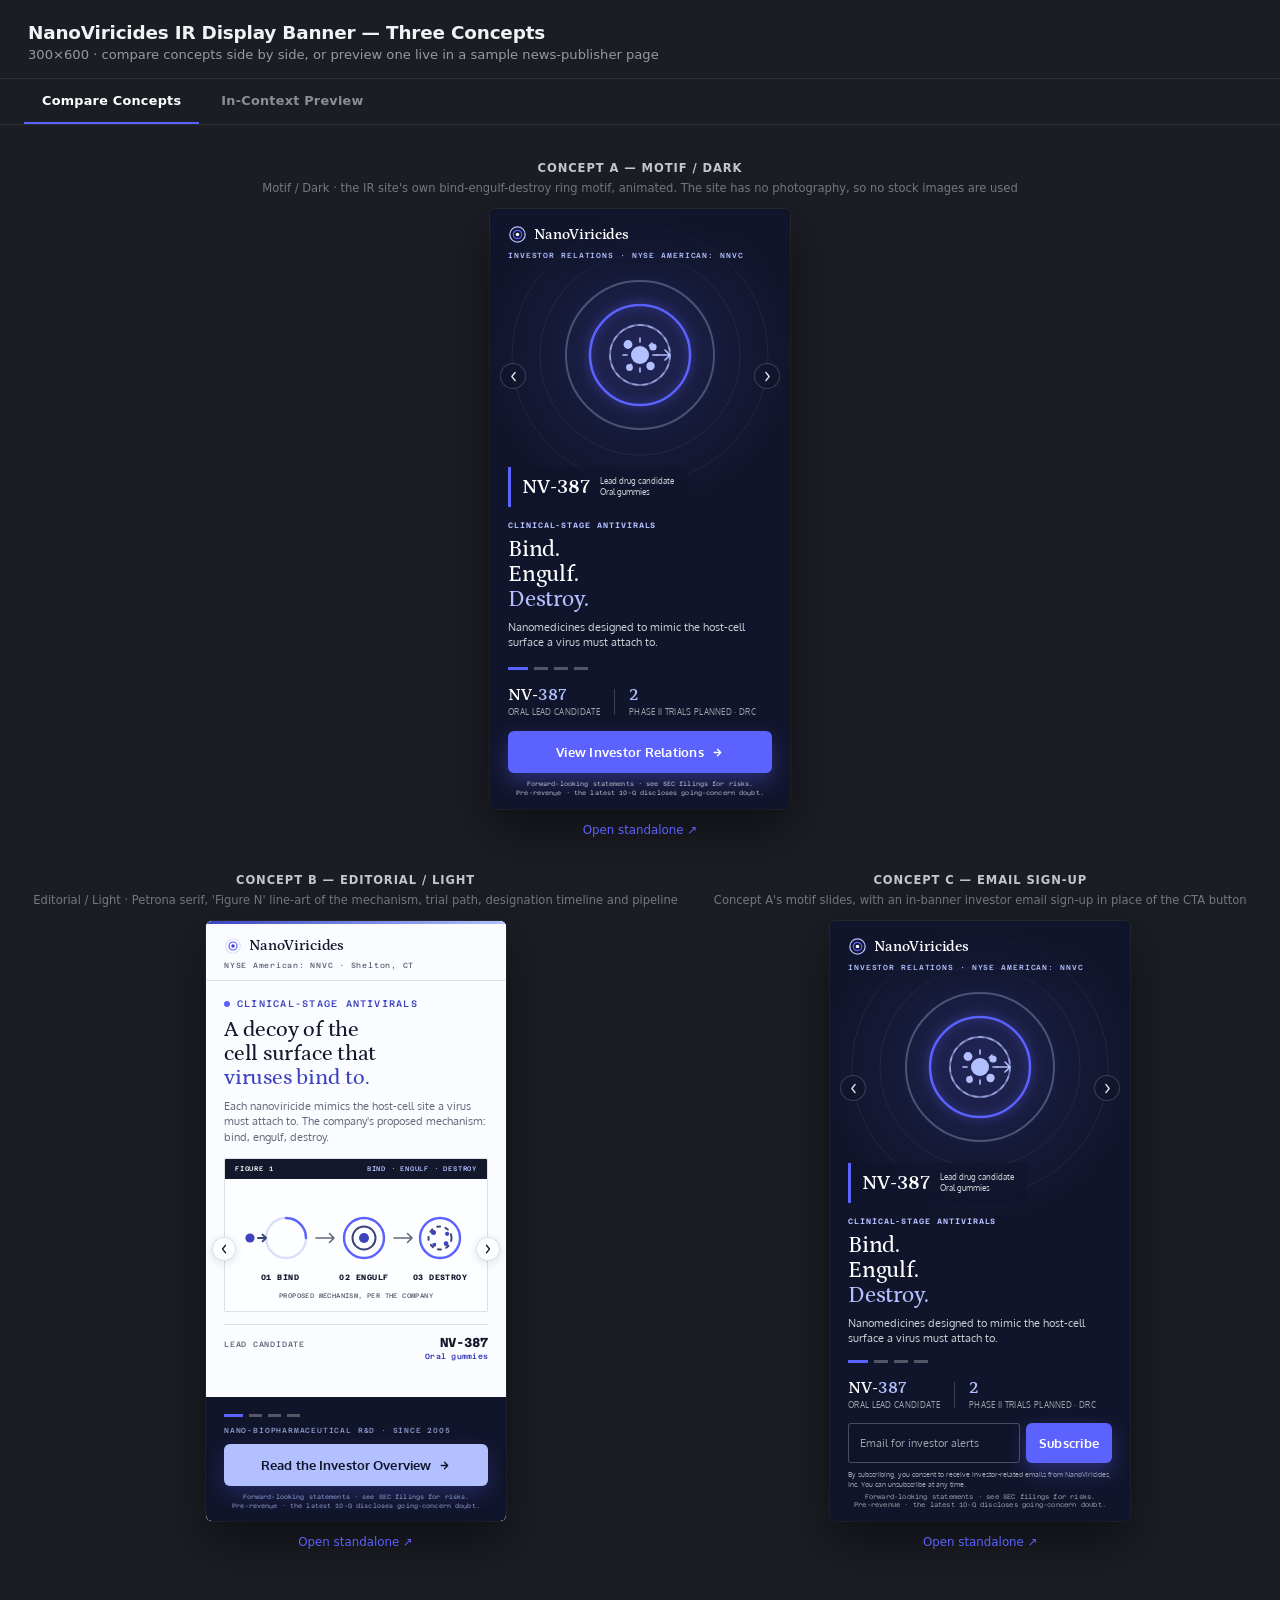
<file: index.html>
<!DOCTYPE html>
<html lang="en">
<head>
<meta name="robots" content="noindex,nofollow">
<meta charset="UTF-8">
<meta name="viewport" content="width=device-width,initial-scale=1">
<title>NanoViricides IR Banner — Concept Comparison</title>
<style>
  :root { --ui-accent:oklch(0.584 0.227 275); }
  * { margin:0; padding:0; box-sizing:border-box; }
  html, body {
    height:100%;
    background:#1b1d24;
    font-family:-apple-system, BlinkMacSystemFont, 'Segoe UI', system-ui, sans-serif;
    color:#f2f3f5;
  }
  header {
    padding:22px 28px 16px;
    border-bottom:1px solid rgba(255,255,255,0.08);
  }
  header h1 { font-size:1.15rem; font-weight:700; letter-spacing:-0.01em; }
  header p { margin-top:4px; font-size:0.82rem; color:rgba(255,255,255,0.55); }

  /* ---- tabs ---- */
  .tabs {
    display:flex;
    gap:4px;
    padding:0 24px;
    border-bottom:1px solid rgba(255,255,255,0.08);
  }
  .tab-btn {
    background:none;
    border:0;
    font-family:inherit;
    color:rgba(255,255,255,0.5);
    font-size:0.8rem;
    font-weight:700;
    letter-spacing:0.02em;
    padding:14px 18px;
    cursor:pointer;
    border-bottom:2px solid transparent;
    transition:color 0.15s ease;
  }
  .tab-btn:hover { color:rgba(255,255,255,0.8); }
  .tab-btn.active { color:#fff; border-bottom-color:var(--ui-accent); }
  .tab-panel { display:none; }
  .tab-panel.active { display:block; }

  main {
    display:flex;
    flex-wrap:wrap;
    gap:36px;
    justify-content:center;
    padding:36px 24px 60px;
  }
  .col { display:flex; flex-direction:column; align-items:center; gap:14px; }
  .col h2 {
    font-size:0.72rem;
    font-weight:700;
    letter-spacing:0.08em;
    text-transform:uppercase;
    color:rgba(255,255,255,0.75);
  }
  .col .tag {
    font-size:0.72rem;
    color:rgba(255,255,255,0.4);
    margin-top:-8px;
  }
  .frame-wrap {
    width:300px;
    height:600px;
    border-radius:6px;
    overflow:hidden;
    box-shadow:0 20px 48px rgba(0,0,0,0.45), 0 0 0 1px rgba(255,255,255,0.06);
    background:#000;
  }
  iframe { width:300px; height:600px; border:0; display:block; }
  .col a {
    font-size:0.74rem;
    color:var(--ui-accent);
    text-decoration:none;
  }
  .col a:hover { text-decoration:underline; }

  /* ---- in-context preview panel ---- */
  .preview-intro {
    text-align:center;
    padding:28px 24px 0;
  }
  .preview-intro p {
    font-size:0.82rem;
    color:rgba(255,255,255,0.55);
    max-width:560px;
    margin:0 auto;
  }
  .concept-switch {
    display:flex;
    gap:10px;
    justify-content:center;
    padding:18px 24px 0;
  }
  .concept-btn {
    background:rgba(255,255,255,0.06);
    border:1px solid rgba(255,255,255,0.14);
    color:rgba(255,255,255,0.65);
    font-family:inherit;
    font-size:0.76rem;
    font-weight:700;
    letter-spacing:0.02em;
    padding:9px 16px;
    border-radius:20px;
    cursor:pointer;
    transition:all 0.15s ease;
  }
  .concept-btn:hover { border-color:rgba(255,255,255,0.3); }
  .concept-btn.active { background:var(--ui-accent); border-color:var(--ui-accent); color:#0c1015; }

  .preview-wrap {
    max-width:1180px;
    margin:24px auto 12px;
    padding:0 24px;
  }
  .preview-frame-outer {
    border-radius:6px;
    overflow:hidden;
    box-shadow:0 20px 48px rgba(0,0,0,0.45), 0 0 0 1px rgba(255,255,255,0.06);
  }
  #preview-iframe {
    width:100%;
    height:950px;
    border:0;
    display:block;
    background:#fff;
  }
  .preview-footer {
    text-align:center;
    padding:14px 24px 60px;
  }
  .preview-footer a {
    font-size:0.74rem;
    color:var(--ui-accent);
    text-decoration:none;
  }
  .preview-footer a:hover { text-decoration:underline; }
</style>
</head>
<body>

<header>
  <h1>NanoViricides IR Display Banner — Three Concepts</h1>
  <p>300×600 · compare concepts side by side, or preview one live in a sample news-publisher page</p>
</header>

<div class="tabs">
  <button type="button" class="tab-btn active" data-tab="compare">Compare Concepts</button>
  <button type="button" class="tab-btn" data-tab="preview">In-Context Preview</button>
</div>

<section class="tab-panel active" id="tab-compare">
  <main>
    <div class="col">
      <h2>Concept A — Motif / Dark</h2>
      <span class="tag">Motif / Dark · the IR site&#x27;s own bind-engulf-destroy ring motif, animated. The site has no photography, so no stock images are used</span>
      <div class="frame-wrap">
        <iframe src="concept-a-photo/index.html" title="NanoViricides banner — motif concept"></iframe>
      </div>
      <a href="concept-a-photo/index.html" target="_blank" rel="noopener">Open standalone ↗</a>
    </div>

    <div class="col">
      <h2>Concept B — Editorial / Light</h2>
      <span class="tag">Editorial / Light · Petrona serif, &#x27;Figure N&#x27; line-art of the mechanism, trial path, designation timeline and pipeline</span>
      <div class="frame-wrap">
        <iframe src="concept-b-editorial/index.html" title="NanoViricides banner — editorial concept"></iframe>
      </div>
      <a href="concept-b-editorial/index.html" target="_blank" rel="noopener">Open standalone ↗</a>
    </div>

    <div class="col">
      <h2>Concept C — Email Sign-up</h2>
      <span class="tag">Concept A&#x27;s motif slides, with an in-banner investor email sign-up in place of the CTA button</span>
      <div class="frame-wrap">
        <iframe src="concept-c-dashboard/index.html" title="NanoViricides banner — motif + email sign-up concept"></iframe>
      </div>
      <a href="concept-c-dashboard/index.html" target="_blank" rel="noopener">Open standalone ↗</a>
    </div>
  </main>
</section>

<section class="tab-panel" id="tab-preview">
  <div class="preview-intro">
    <p>A sample news-publisher article page with the banner dropped into the right-rail ad slot — the way it would actually sit alongside real editorial content. Switch concepts below.</p>
  </div>

  <div class="concept-switch">
    <button type="button" class="concept-btn active" data-concept="a">Concept A — Motif</button>
    <button type="button" class="concept-btn" data-concept="b">Concept B — Editorial</button>
    <button type="button" class="concept-btn" data-concept="c">Concept C — Email Sign-up</button>
  </div>

  <div class="preview-wrap">
    <div class="preview-frame-outer">
      <iframe id="preview-iframe" src="context-preview/news.html?concept=a" title="NanoViricides banner — in-context publisher preview"></iframe>
    </div>
  </div>

  <div class="preview-footer">
    <a id="preview-open-link" href="context-preview/news.html?concept=a" target="_blank" rel="noopener">Open standalone ↗</a>
  </div>
</section>

<script>
  document.querySelectorAll('.tab-btn').forEach(function (btn) {
    btn.addEventListener('click', function () {
      document.querySelectorAll('.tab-btn').forEach(function (b) { b.classList.remove('active') })
      document.querySelectorAll('.tab-panel').forEach(function (p) { p.classList.remove('active') })
      btn.classList.add('active')
      document.getElementById('tab-' + btn.dataset.tab).classList.add('active')
    })
  })

  document.querySelectorAll('.concept-btn').forEach(function (btn) {
    btn.addEventListener('click', function () {
      document.querySelectorAll('.concept-btn').forEach(function (b) { b.classList.remove('active') })
      btn.classList.add('active')
      var url = 'context-preview/news.html?concept=' + btn.dataset.concept
      document.getElementById('preview-iframe').src = url
      document.getElementById('preview-open-link').href = url
    })
  })
</script>

</body>
</html>
</file>
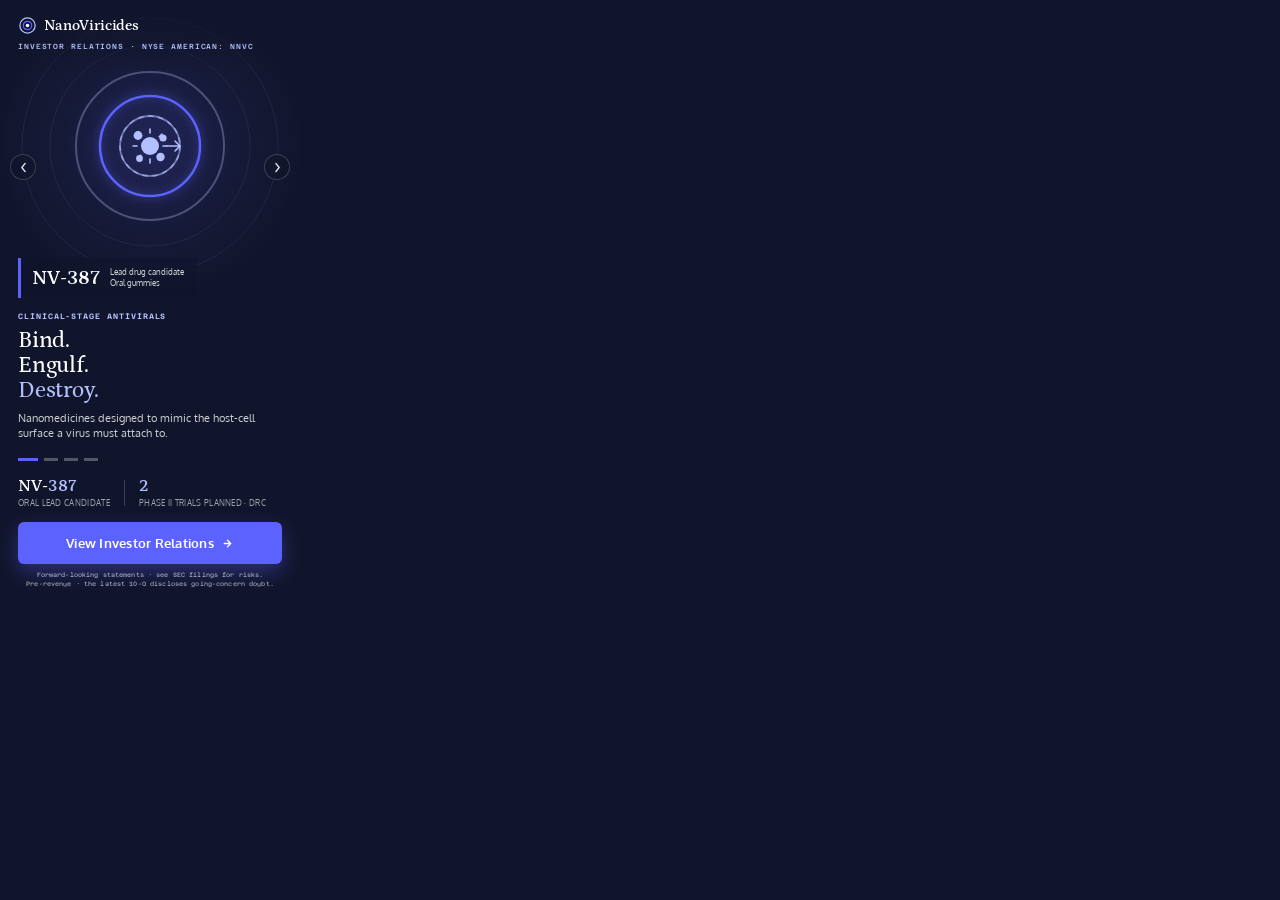
<file: concept-a-photo/index.html>
<!DOCTYPE html>
<html lang="en">
<head>
<meta name="robots" content="noindex,nofollow">
<meta charset="UTF-8">
<meta name="ad.size" content="width=300,height=600">
<meta http-equiv="X-UA-Compatible" content="IE=Edge">
<meta name="viewport" content="width=300,initial-scale=1">
<link rel="icon" href="data:,">
<title>NanoViricides, Inc. (NYSE American: NNVC) · Investor Relations · 300x600</title>
<link rel="preconnect" href="https://fonts.googleapis.com">
<link rel="preconnect" href="https://fonts.gstatic.com" crossorigin>
<link href="https://fonts.googleapis.com/css2?family=Petrona:wght@400;500;600&family=Oxygen:wght@400;700&family=Azeret+Mono:wght@500;600&display=swap" rel="stylesheet">
<link rel="stylesheet" href="style.css">
</head>
<body>

<!--
  NanoViricides, Inc. (NYSE American: NNVC), IR display banner, 300x600.
  Concept A: Motif / Dark.
  Promotes: https://ir-landing-concepts.netlify.app/nanoviricides/
  The IR page has no photography ("the headline IS the hero; there is no
  hero graphic"), so the background is the site's own bind / engulf /
  destroy ring motif, redrawn from the logomark as inline SVG in four
  variants of one shape language. Slide 4 uses the company's own pipeline
  plates from the IR page, duotoned to the brand indigo. Every figure and
  date is taken from the IR page. Concept C is generated from this file
  (scripts/build_concept_c.py), so re-run that after every edit here.
-->

<div id="banner" aria-label="NanoViricides, Inc. investor relations advertisement">

  <div id="slides">

    <!-- Slide 1 · Overview: the full mechanism cycle (bind, engulf, destroy) -->
    <section class="slide" data-index="0">
      <div class="slide-bg" aria-hidden="true">
        <svg class="motif" viewBox="0 0 300 300" aria-hidden="true">
          <g class="drift">
            <circle class="halo-ring" cx="150" cy="146" r="128"/>
            <circle class="halo-ring" cx="150" cy="146" r="100"/>
            <circle class="shell" cx="150" cy="146" r="74"/>
            <!-- engulf: the accent ring closes from the site's quarter arc to a full ring -->
            <circle class="ring ring-close" cx="150" cy="146" r="50"/>
            <circle class="inner inner-draw" cx="150" cy="146" r="30"/>
            <circle class="inner inner-dash" cx="150" cy="146" r="30"/>
            <!-- bind: the particle travels in from the left with the site's arrow -->
            <g class="virion">
              <g class="spikes">
                <path d="M150 133v-4M150 159v4M137 146h-4M163 146h4M140.8 136.8l-2.8-2.8M159.2 155.2l2.8 2.8M159.2 136.8l2.8-2.8M140.8 155.2l-2.8 2.8"/>
              </g>
              <circle class="core" cx="150" cy="146" r="9"/>
              <path class="arrow" d="M167 146h13m-5-5 5 5-5 5"/>
            </g>
            <!-- destroy: the captured particle breaks into fragments -->
            <g class="frags">
              <circle cx="138" cy="135.5" r="4.4"/><circle cx="163" cy="138" r="3.6"/>
              <circle cx="139.5" cy="158.5" r="3.4"/><circle cx="160.5" cy="157" r="4.2"/>
            </g>
          </g>
        </svg>
      </div>
      <div class="slide-scrim-top"></div>
      <div class="slide-scrim-bottom"></div>
      <div class="slide-copy">
        <div class="mid-chip">
          <span class="chip-num">NV-387</span>
          <span class="chip-label">Lead drug candidate<br>Oral gummies</span>
        </div>
        <div class="copy-bottom">
          <div class="kicker">Clinical-stage antivirals</div>
          <h1>Bind.<br>Engulf.<br><em>Destroy.</em></h1>
          <p>Nanomedicines designed to mimic the host-cell surface a virus must attach to.</p>
        </div>
      </div>
    </section>

    <!-- Slide 2 · Proof: NV-387 branches to the two Phase II programmes in the DRC -->
    <section class="slide" data-index="1">
      <div class="slide-bg" aria-hidden="true">
        <svg class="motif" viewBox="0 0 300 300" aria-hidden="true">
          <g class="drift">
            <circle class="halo-ring" cx="150" cy="108" r="58"/>
            <circle class="shell" cx="150" cy="108" r="34"/>
            <circle class="ring" cx="150" cy="108" r="22"/>
            <circle class="core core-pulse" cx="150" cy="108" r="7"/>
            <text class="tag" x="150" y="160" text-anchor="middle">NV-387</text>
            <g class="paths">
              <path d="M150 168 Q150 200 82 205"/>
              <path d="M150 168 Q150 200 218 205"/>
            </g>
            <g class="pulses">
              <circle class="pulse" r="2.4" style="offset-path:path('M150 168 Q150 200 82 205')"/>
              <circle class="pulse" r="2.4" style="offset-path:path('M150 168 Q150 200 218 205')"/>
              <circle class="pulse" r="2.4" style="offset-path:path('M150 168 Q150 200 82 205')"/>
              <circle class="pulse" r="2.4" style="offset-path:path('M150 168 Q150 200 218 205')"/>
            </g>
            <circle class="ping" cx="76" cy="205" r="6"/>
            <circle class="node" cx="76" cy="205" r="5"/>
            <circle class="node node-next" cx="224" cy="205" r="5"/>
          </g>
          <text class="lbl" x="76" y="224" text-anchor="middle">EBOLA · DRC</text>
          <text class="lbl-sub" x="76" y="233" text-anchor="middle">Phase II · scheduled</text>
          <text class="lbl" x="224" y="224" text-anchor="middle">MPOX · DRC</text>
          <text class="lbl-sub" x="224" y="233" text-anchor="middle">Phase II · site prep</text>
        </svg>
      </div>
      <div class="slide-scrim-top"></div>
      <div class="slide-scrim-bottom"></div>
      <div class="slide-copy">
        <div class="mid-chip">
          <span class="chip-num">Phase&nbsp;<em>II</em></span>
          <span class="chip-label">Ebola trial, DRC<br>Announced 15 Sep 2026</span>
        </div>
        <div class="copy-bottom">
          <div class="kicker">NV-387 · Oral gummies</div>
          <h1>An oral Ebola<br>candidate, headed<br>for <em>Phase&nbsp;II.</em></h1>
          <p>Trial in the DRC announced by the company as scheduled to begin.</p>
        </div>
      </div>
    </section>

    <!-- Slide 3 · Regulatory: the ring closes into a designation seal -->
    <section class="slide" data-index="2">
      <div class="slide-bg" aria-hidden="true">
        <svg class="motif" viewBox="0 0 300 300" aria-hidden="true">
          <defs>
            <path id="a-seal-top" d="M92 142 A58 58 0 0 1 208 142"/>
            <path id="a-seal-bot" d="M97 142 A53 53 0 0 0 203 142"/>
          </defs>
          <g class="drift">
            <circle class="halo-ring" cx="150" cy="142" r="104"/>
            <g class="rosette">
              <circle class="ticks" cx="150" cy="142" r="78"/>
            </g>
            <circle class="shell" cx="150" cy="142" r="70"/>
            <circle class="ring ring-seal" cx="150" cy="142" r="44"/>
            <circle class="inner" cx="150" cy="142" r="26"/>
            <circle class="core core-pulse" cx="150" cy="142" r="9"/>
            <text class="seal-txt" text-anchor="middle"><textPath href="#a-seal-top" startOffset="50%">ORPHAN DRUG DESIGNATION</textPath></text>
            <text class="seal-txt seal-sub" text-anchor="middle"><textPath href="#a-seal-bot" startOffset="50%">FDA · MEASLES</textPath></text>
          </g>
        </svg>
      </div>
      <div class="slide-scrim-top"></div>
      <div class="slide-scrim-bottom"></div>
      <div class="slide-copy">
        <div class="mid-chip">
          <span class="chip-num">FDA</span>
          <span class="chip-label">Orphan Drug Designation<br>Measles · 27 Apr 2026</span>
        </div>
        <div class="copy-bottom">
          <div class="kicker">NV-387 · Measles</div>
          <h1>Orphan Drug<br>Designation<br>for <em>measles.</em></h1>
          <p>Granted to NV-387 on 27 April 2026, as reported in the company's 10-Q.</p>
        </div>
      </div>
    </section>

    <!-- Slide 4 · Platform: one mechanism at the centre, the eight pipeline
         programmes on its orbit (the company's own plates, duotoned) -->
    <section class="slide" data-index="3">
      <div class="slide-bg" aria-hidden="true">
        <svg class="motif" viewBox="0 0 300 300" aria-hidden="true">
          <defs>
            <clipPath id="a-plate" clipPathUnits="objectBoundingBox"><circle cx=".5" cy=".5" r=".5"/></clipPath>
          </defs>
          <g class="drift">
            <circle class="halo-ring" cx="150" cy="140" r="96"/>
            <circle class="orbit" cx="150" cy="140" r="58"/>
            <circle class="pulse orbit-pulse" r="2.4" style="offset-path:path('M150 82 A58 58 0 1 1 149.9 82')"/>
            <circle class="shell" cx="150" cy="140" r="22"/>
            <circle class="ring" cx="150" cy="140" r="14"/>
            <circle class="core core-pulse" cx="150" cy="140" r="5"/>
            <g class="plates">
              <image href="assets/plate-ebola.jpg"   x="159.2" y="73.4"  width="26" height="26" clip-path="url(#a-plate)"/>
              <image href="assets/plate-mpox.jpg"    x="190.6" y="104.8" width="26" height="26" clip-path="url(#a-plate)"/>
              <image href="assets/plate-measles.jpg" x="190.6" y="149.2" width="26" height="26" clip-path="url(#a-plate)"/>
              <image href="assets/plate-vzv.jpg"     x="159.2" y="180.6" width="26" height="26" clip-path="url(#a-plate)"/>
              <image href="assets/plate-hsv.jpg"     x="114.8" y="180.6" width="26" height="26" clip-path="url(#a-plate)"/>
              <image href="assets/plate-cov.jpg"     x="83.4"  y="149.2" width="26" height="26" clip-path="url(#a-plate)"/>
              <image href="assets/plate-rsv.jpg"     x="83.4"  y="104.8" width="26" height="26" clip-path="url(#a-plate)"/>
              <image href="assets/plate-dengue.jpg"  x="114.8" y="73.4"  width="26" height="26" clip-path="url(#a-plate)"/>
            </g>
            <!-- accent rim = a dated milestone on the IR page (Ebola, Mpox, Measles) -->
            <g class="rims">
              <circle class="rim rim-on" cx="172.2" cy="86.4"  r="13.5"/>
              <circle class="rim rim-on" cx="203.6" cy="117.8" r="13.5"/>
              <circle class="rim rim-on" cx="203.6" cy="162.2" r="13.5"/>
              <circle class="rim" cx="172.2" cy="193.6" r="13.5"/>
              <circle class="rim" cx="127.8" cy="193.6" r="13.5"/>
              <circle class="rim" cx="96.4"  cy="162.2" r="13.5"/>
              <circle class="rim" cx="96.4"  cy="117.8" r="13.5"/>
              <circle class="rim" cx="127.8" cy="86.4"  r="13.5"/>
            </g>
          </g>
          <text class="lbl lbl-on" x="190" y="80">EBOLA</text>
          <text class="lbl lbl-on" x="222" y="121">MPOX</text>
          <text class="lbl lbl-on" x="222" y="165">MEASLES</text>
          <text class="lbl" x="190" y="210">SHINGLES</text>
          <text class="lbl" x="110" y="210" text-anchor="end">HERPES</text>
          <text class="lbl" x="78" y="165" text-anchor="end">CORONA</text>
          <text class="lbl" x="78" y="121" text-anchor="end">RSV · FLU</text>
          <text class="lbl" x="110" y="80" text-anchor="end">DENGUE</text>
        </svg>
      </div>
      <div class="slide-scrim-top"></div>
      <div class="slide-scrim-bottom"></div>
      <div class="slide-copy">
        <div class="mid-chip">
          <span class="chip-num">8</span>
          <span class="chip-label">Pipeline programmes<br>One nanoviricide platform</span>
        </div>
        <div class="copy-bottom">
          <div class="kicker">One mechanism · Many viruses</div>
          <h1>One platform,<br>eight pipeline<br><em>programmes.</em></h1>
          <p>Ebola, mpox and measles to shingles, herpes and dengue. None yet approved.</p>
        </div>
      </div>
    </section>

  </div>

  <!-- Persistent chrome — sits above the rotating slides -->
  <header id="top-bar" class="reveal" data-delay="0">
    <div id="logo">
      <svg class="mark" viewBox="0 0 36 36" aria-hidden="true" xmlns="http://www.w3.org/2000/svg"><circle class="mk-o" cx="18" cy="18" r="14.5" fill="none" stroke="#b3c0ff" stroke-width="2.4"/><circle class="mk-m" cx="18" cy="18" r="8" fill="none" stroke="#5b62fe" stroke-width="2.4"/><circle class="mk-c" cx="18" cy="18" r="3.4" fill="#fbfcff"/></svg>
      <span id="wordmark">NanoViricides</span>
    </div>
    <div id="eyebrow">INVESTOR&nbsp;RELATIONS&nbsp;·&nbsp;NYSE&nbsp;American:&nbsp;NNVC</div>
  </header>

  <button type="button" class="nav-arrow" id="arrow-prev" aria-label="Previous slide">
    <svg viewBox="0 0 16 16"><path d="M10 3 6 8l4 5" stroke="currentColor" stroke-width="1.7" fill="none" stroke-linecap="round" stroke-linejoin="round"/></svg>
  </button>
  <button type="button" class="nav-arrow" id="arrow-next" aria-label="Next slide">
    <svg viewBox="0 0 16 16"><path d="M6 3l4 5-4 5" stroke="currentColor" stroke-width="1.7" fill="none" stroke-linecap="round" stroke-linejoin="round"/></svg>
  </button>

  <div id="bottom-fixed" class="reveal" data-delay="4">
    <div id="dots" role="tablist" aria-label="Slide selector">
      <button class="dot active" data-index="0" aria-label="Slide 1: Mechanism"></button>
      <button class="dot" data-index="1" aria-label="Slide 2: Ebola Phase II"></button>
      <button class="dot" data-index="2" aria-label="Slide 3: Orphan drug designation"></button>
      <button class="dot" data-index="3" aria-label="Slide 4: Pipeline"></button>
    </div>

    <div id="stat-row">
      <div class="stat">
        <span class="stat-num">NV-<em>387</em></span>
        <span class="stat-label">Oral lead candidate</span>
      </div>
      <div class="stat-div"></div>
      <div class="stat">
        <span class="stat-num"><em>2</em></span>
        <span class="stat-label">Phase II trials planned · DRC</span>
      </div>
    </div>

    <a href="#" id="cta">
      <span>View Investor Relations</span>
      <svg viewBox="0 0 16 16" id="cta-arrow" aria-hidden="true"><path d="M4 8h8M8 4l4 4-4 4" stroke="currentColor" stroke-width="1.6" fill="none" stroke-linecap="round" stroke-linejoin="round"/></svg>
    </a>
    <p id="disclosure">Forward-looking statements · see SEC filings for risks.<br>Pre-revenue · the latest 10-Q discloses going-concern doubt.</p>
  </div>

  <!-- Standard HTML5-ad click-tag plumbing -->
  <div id="click-tag-wrapper"></div>
</div>

<script src="script.js"></script>
</body>
</html>
</file>
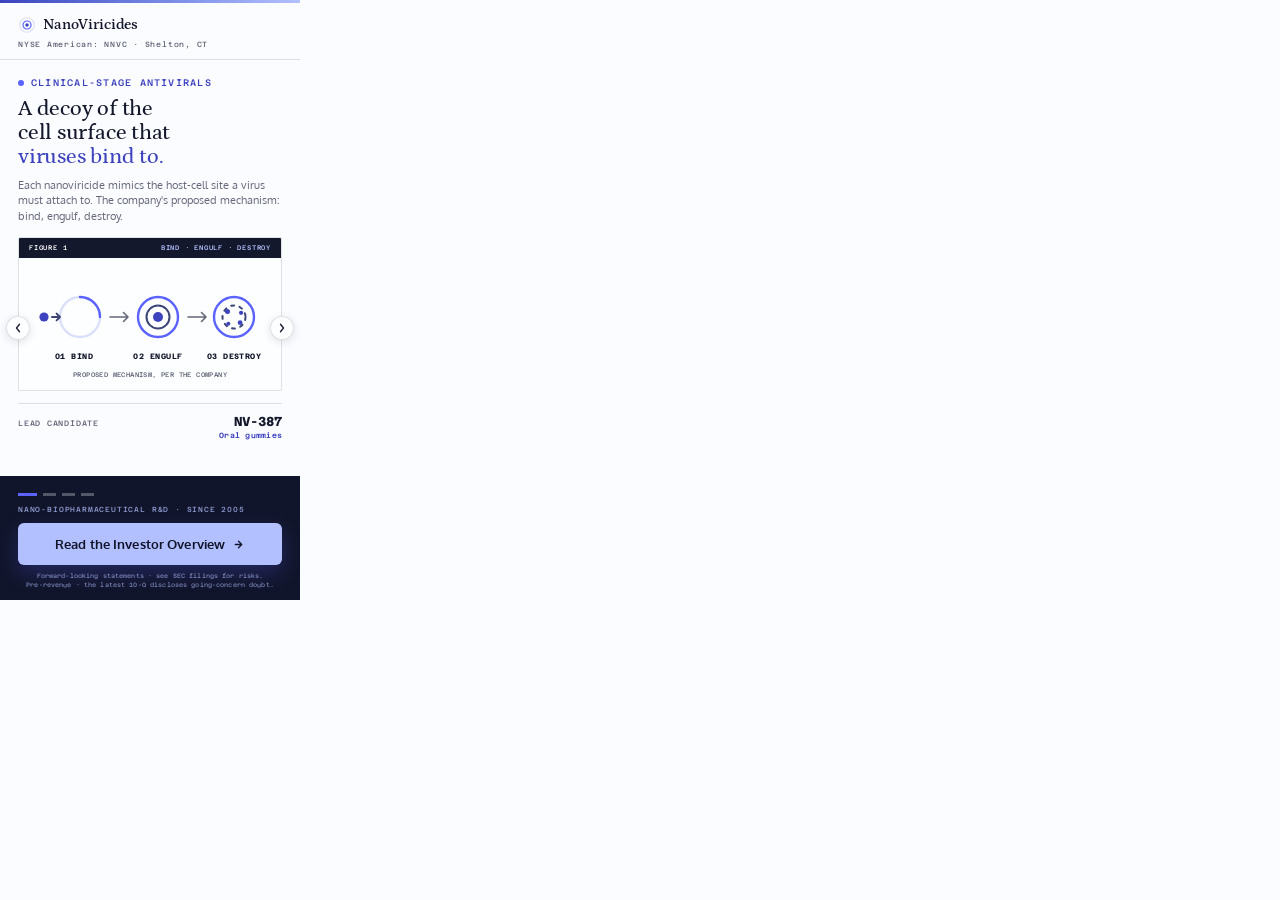
<file: concept-b-editorial/index.html>
<!DOCTYPE html>
<html lang="en">
<head>
<meta name="robots" content="noindex,nofollow">
<meta charset="UTF-8">
<meta name="ad.size" content="width=300,height=600">
<meta http-equiv="X-UA-Compatible" content="IE=Edge">
<meta name="viewport" content="width=300,initial-scale=1">
<link rel="icon" href="data:,">
<title>NanoViricides, Inc. (NYSE American: NNVC) · Investor Overview · 300x600</title>
<link rel="preconnect" href="https://fonts.googleapis.com">
<link rel="preconnect" href="https://fonts.gstatic.com" crossorigin>
<link href="https://fonts.googleapis.com/css2?family=Petrona:wght@500;600&family=Oxygen:wght@400;700&family=Azeret+Mono:wght@500;600;700&display=swap" rel="stylesheet">
<link rel="stylesheet" href="style.css">
</head>
<body>

<!--
  NanoViricides, Inc. (NYSE American: NNVC), IR display banner, 300x600.
  Concept B: Editorial / Light.
  Promotes: https://ir-landing-concepts.netlify.app/nanoviricides/
  Annual-report styling in the IR page's own type (Petrona / Oxygen /
  Azeret Mono) and paper/tint palette: one inline-SVG "Figure N" per slide,
  all drawn in the site's ring language (mo-shell / mo-ring / mo-in /
  mo-core), dark closing CTA band. Every figure and date is from the IR page.
-->

<div id="banner" aria-label="NanoViricides, Inc. investor relations advertisement">

  <div id="top-rule"></div>

  <header id="top-bar" class="reveal" data-delay="0">
    <div id="logo">
      <svg class="mark" viewBox="0 0 36 36" aria-hidden="true" xmlns="http://www.w3.org/2000/svg"><circle class="mk-o" cx="18" cy="18" r="14.5" fill="none" stroke="#b3c0ff" stroke-width="2.4"/><circle class="mk-m" cx="18" cy="18" r="8" fill="none" stroke="#5b62fe" stroke-width="2.4"/><circle class="mk-c" cx="18" cy="18" r="3.4" fill="#fbfcff"/></svg>
      <span id="wordmark">NanoViricides</span>
    </div>
    <div id="masthead">NYSE&nbsp;American:&nbsp;NNVC&nbsp;·&nbsp;Shelton,&nbsp;CT</div>
  </header>

  <div id="slides">

    <!-- Slide 1 — Cover: the mechanism, as the site's ring triptych -->
    <section class="slide" data-index="0">
      <div class="slide-copy">
        <p class="eyebrow">Clinical-stage antivirals</p>
        <h1>A decoy of the<br>cell surface that<br><em>viruses bind to.</em></h1>
        <p class="lead">Each nanoviricide mimics the host-cell site a virus must attach to. The company's proposed mechanism: bind, engulf, destroy.</p>

        <figure class="fig-card">
          <div class="fig-bar"><span>Figure 1</span><span>Bind · Engulf · Destroy</span></div>
          <div class="fig-body">
            <svg viewBox="0 0 240 118">
              <!-- bind: particle and arrow approach the open ring -->
              <circle class="fig-shell" cx="50" cy="50" r="20"/>
              <path class="fig-ring" d="M50 30 A20 20 0 0 1 70 50"/>
              <circle class="fig-core" cx="14" cy="50" r="4.6"/>
              <path class="fig-in" d="M22 50h8m-3.4-3.4 3.4 3.4-3.4 3.4"/>
              <path class="fig-arrow" d="M80 50 H98 M93.5 45.5 L98 50 L93.5 54.5"/>
              <!-- engulf: the ring closes round the particle -->
              <circle class="fig-ring" cx="128" cy="50" r="20"/>
              <circle class="fig-in" cx="128" cy="50" r="11.5"/>
              <circle class="fig-core" cx="128" cy="50" r="5"/>
              <path class="fig-arrow" d="M158 50 H176 M171.5 45.5 L176 50 L171.5 54.5"/>
              <!-- destroy: fragments inside a broken inner ring -->
              <circle class="fig-ring" cx="204" cy="50" r="20"/>
              <circle class="fig-in" cx="204" cy="50" r="11.5" stroke-dasharray="3 5.5"/>
              <g class="fig-core">
                <circle cx="197.5" cy="44.4" r="2.5"/><circle cx="211.1" cy="45.8" r="2.1"/>
                <circle cx="198.3" cy="56.7" r="2"/><circle cx="210.1" cy="55.7" r="2.4"/>
              </g>
              <text class="fig-lbl" x="44" y="92" text-anchor="middle">01 BIND</text>
              <text class="fig-lbl" x="128" y="92" text-anchor="middle">02 ENGULF</text>
              <text class="fig-lbl" x="204" y="92" text-anchor="middle">03 DESTROY</text>
              <text class="fig-sub" x="120" y="110" text-anchor="middle">PROPOSED MECHANISM, PER THE COMPANY</text>
            </svg>
          </div>
        </figure>

        <div class="kf">
          <dt>Lead candidate</dt>
          <dd>NV-387 <em>Oral gummies</em></dd>
        </div>
      </div>
    </section>

    <!-- Slide 2 — Clinical path: NV-387 to its two Phase II programmes -->
    <section class="slide" data-index="1">
      <div class="slide-copy">
        <p class="eyebrow">Fig. 02 · Clinical path</p>
        <h1>Oral NV-387,<br>headed for<br><em>Phase II in Ebola.</em></h1>
        <p class="lead">Announced 15 Sep 2026 as scheduled to begin in the DRC, with an mpox Phase II in site preparation.</p>

        <figure class="fig-card">
          <div class="fig-bar"><span>Figure 2</span><span>NV-387 · Phase II, DRC</span></div>
          <div class="fig-body">
            <svg viewBox="0 0 240 118">
              <circle class="fig-shell" cx="36" cy="56" r="17"/>
              <circle class="fig-ring" cx="36" cy="56" r="10.5"/>
              <circle class="fig-core" cx="36" cy="56" r="4.4"/>
              <text class="fig-lbl" x="36" y="94" text-anchor="middle">NV-387</text>
              <text class="fig-sub" x="36" y="104" text-anchor="middle">ORAL</text>
              <path class="fig-rail" d="M56 56 C82 56 84 31 110 31"/>
              <path class="fig-rail" d="M56 56 C82 56 84 81 110 81"/>
              <g class="fig-step accent">
                <rect x="112" y="13" width="120" height="36" rx="4"/>
                <text x="122" y="28">EBOLA · DRC</text>
              </g>
              <text class="fig-sub strong" x="122" y="40">PHASE II · SCHEDULED</text>
              <g class="fig-step">
                <rect x="112" y="63" width="120" height="36" rx="4"/>
                <text x="122" y="78">MPOX · DRC</text>
              </g>
              <text class="fig-sub" x="122" y="90">PHASE II · SITE PREP</text>
            </svg>
          </div>
        </figure>

        <div class="kf">
          <dt>Ebola trial</dt>
          <dd>Phase II <em>Announced 15 Sep 2026</em></dd>
        </div>
      </div>
    </section>

    <!-- Slide 3 — Regulatory: designation status for measles -->
    <section class="slide" data-index="2">
      <div class="slide-copy">
        <p class="eyebrow">Fig. 03 · Regulatory</p>
        <h1>FDA Orphan Drug<br>Designation<br><em>for measles.</em></h1>
        <p class="lead">Granted to NV-387 on 27 April 2026, per the company's 10-Q. A Rare Pediatric Disease Designation has been applied for.</p>

        <figure class="fig-card">
          <div class="fig-bar"><span>Figure 3</span><span>NV-387 · Measles designations</span></div>
          <div class="fig-body">
            <svg viewBox="0 0 240 118">
              <circle class="fig-ticks" cx="40" cy="57" r="29"/>
              <circle class="fig-shell" cx="40" cy="57" r="22"/>
              <circle class="fig-ring" cx="40" cy="57" r="14"/>
              <circle class="fig-core" cx="40" cy="57" r="5.2"/>
              <text class="fig-lbl" x="86" y="30">ORPHAN DRUG</text>
              <rect class="fig-pill-on" x="86" y="37" width="104" height="14" rx="7"/>
              <text class="fig-pill-txt" x="138" y="46.6" text-anchor="middle">GRANTED · 27 APR 2026</text>
              <line class="fig-base" x1="86" y1="62" x2="232" y2="62"/>
              <text class="fig-lbl" x="86" y="80">RARE PEDIATRIC DISEASE</text>
              <rect class="fig-pill" x="86" y="87" width="66" height="14" rx="7"/>
              <text class="fig-pill-txt muted" x="119" y="96.6" text-anchor="middle">APPLIED FOR</text>
            </svg>
          </div>
        </figure>

        <div class="kf">
          <dt>Designation</dt>
          <dd>Orphan Drug <em>Granted 27 Apr 2026</em></dd>
        </div>
      </div>
    </section>

    <!-- Slide 4 — Pipeline: eight programmes, stage as the IR page states it -->
    <section class="slide" data-index="3">
      <div class="slide-copy">
        <p class="eyebrow">Fig. 04 · Pipeline</p>
        <h1>One platform,<br>eight pipeline<br><em>programmes.</em></h1>
        <p class="lead">NV-387 leads in Ebola, mpox and measles; HerpeCide candidates target shingles and herpes. None yet approved.</p>

        <figure class="fig-card">
          <div class="fig-bar"><span>Figure 4</span><span>Programmes &amp; stage</span></div>
          <div class="fig-body">
            <svg viewBox="0 0 240 118">
              <g class="fig-cell on" transform="translate(30 20)">
                <circle class="fig-shell" r="10"/><circle class="fig-ring" r="5.5"/><circle class="fig-core" r="2.4"/>
                <text class="fig-cell-name" y="23" text-anchor="middle">EBOLA</text>
                <text class="fig-cell-stage" y="32" text-anchor="middle">PH II PLANNED</text>
              </g>
              <g class="fig-cell on" transform="translate(90 20)">
                <circle class="fig-shell" r="10"/><circle class="fig-ring" r="5.5"/><circle class="fig-core" r="2.4"/>
                <text class="fig-cell-name" y="23" text-anchor="middle">MPOX</text>
                <text class="fig-cell-stage" y="32" text-anchor="middle">PH II PLANNED</text>
              </g>
              <g class="fig-cell on" transform="translate(150 20)">
                <circle class="fig-shell" r="10"/><circle class="fig-ring" r="5.5"/><circle class="fig-core" r="2.4"/>
                <text class="fig-cell-name" y="23" text-anchor="middle">MEASLES</text>
                <text class="fig-cell-stage" y="32" text-anchor="middle">ORPHAN DRUG</text>
              </g>
              <g class="fig-cell" transform="translate(210 20)">
                <circle class="fig-shell" r="10"/><circle class="fig-ring" r="5.5"/><circle class="fig-core" r="2.4"/>
                <text class="fig-cell-name" y="23" text-anchor="middle">SHINGLES</text>
                <text class="fig-cell-stage" y="32" text-anchor="middle">DEVELOPMENT</text>
              </g>
              <g class="fig-cell" transform="translate(30 76)">
                <circle class="fig-shell" r="10"/><circle class="fig-ring" r="5.5"/><circle class="fig-core" r="2.4"/>
                <text class="fig-cell-name" y="23" text-anchor="middle">HERPES</text>
                <text class="fig-cell-stage" y="32" text-anchor="middle">PRECLINICAL</text>
              </g>
              <g class="fig-cell" transform="translate(90 76)">
                <circle class="fig-shell" r="10"/><circle class="fig-ring" r="5.5"/><circle class="fig-core" r="2.4"/>
                <text class="fig-cell-name" y="23" text-anchor="middle">CORONA</text>
                <text class="fig-cell-stage" y="32" text-anchor="middle">DEVELOPMENT</text>
              </g>
              <g class="fig-cell" transform="translate(150 76)">
                <circle class="fig-shell" r="10"/><circle class="fig-ring" r="5.5"/><circle class="fig-core" r="2.4"/>
                <text class="fig-cell-name" y="23" text-anchor="middle">RSV · FLU</text>
                <text class="fig-cell-stage" y="32" text-anchor="middle">DEVELOPMENT</text>
              </g>
              <g class="fig-cell" transform="translate(210 76)">
                <circle class="fig-shell" r="10"/><circle class="fig-ring" r="5.5"/><circle class="fig-core" r="2.4"/>
                <text class="fig-cell-name" y="23" text-anchor="middle">DENGUE</text>
                <text class="fig-cell-stage" y="32" text-anchor="middle">DEVELOPMENT</text>
              </g>
            </svg>
          </div>
        </figure>

        <div class="kf">
          <dt>Manufacturing</dt>
          <dd>In-house <em>c-GMP-like production</em></dd>
        </div>
      </div>
    </section>

  </div>

  <button type="button" class="nav-arrow" id="arrow-prev" aria-label="Previous slide">
    <svg viewBox="0 0 16 16"><path d="M10 3 6 8l4 5" stroke="currentColor" stroke-width="1.7" fill="none" stroke-linecap="round" stroke-linejoin="round"/></svg>
  </button>
  <button type="button" class="nav-arrow" id="arrow-next" aria-label="Next slide">
    <svg viewBox="0 0 16 16"><path d="M6 3l4 5-4 5" stroke="currentColor" stroke-width="1.7" fill="none" stroke-linecap="round" stroke-linejoin="round"/></svg>
  </button>

  <div id="dots" class="reveal" role="tablist" aria-label="Slide selector">
    <button class="dot active" data-index="0" aria-label="Slide 1: Mechanism"></button>
    <button class="dot" data-index="1" aria-label="Slide 2: Clinical path"></button>
    <button class="dot" data-index="2" aria-label="Slide 3: Regulatory"></button>
    <button class="dot" data-index="3" aria-label="Slide 4: Pipeline"></button>
  </div>

  <div id="bottom-fixed" class="reveal" data-delay="1">
    <div id="bf-line">NANO-BIOPHARMACEUTICAL R&amp;D · SINCE 2005</div>
    <a href="#" id="cta">
      <span>Read the Investor Overview</span>
      <svg viewBox="0 0 16 16" id="cta-arrow" aria-hidden="true"><path d="M4 8h8M8 4l4 4-4 4" stroke="currentColor" stroke-width="1.6" fill="none" stroke-linecap="round" stroke-linejoin="round"/></svg>
    </a>
    <div id="fls">Forward-looking statements · see SEC filings for risks.<br>Pre-revenue · the latest 10-Q discloses going-concern doubt.</div>
  </div>

  <!-- Standard HTML5-ad click-tag plumbing -->
  <div id="click-tag-wrapper"></div>
</div>

<script src="script.js"></script>
</body>
</html>
</file>
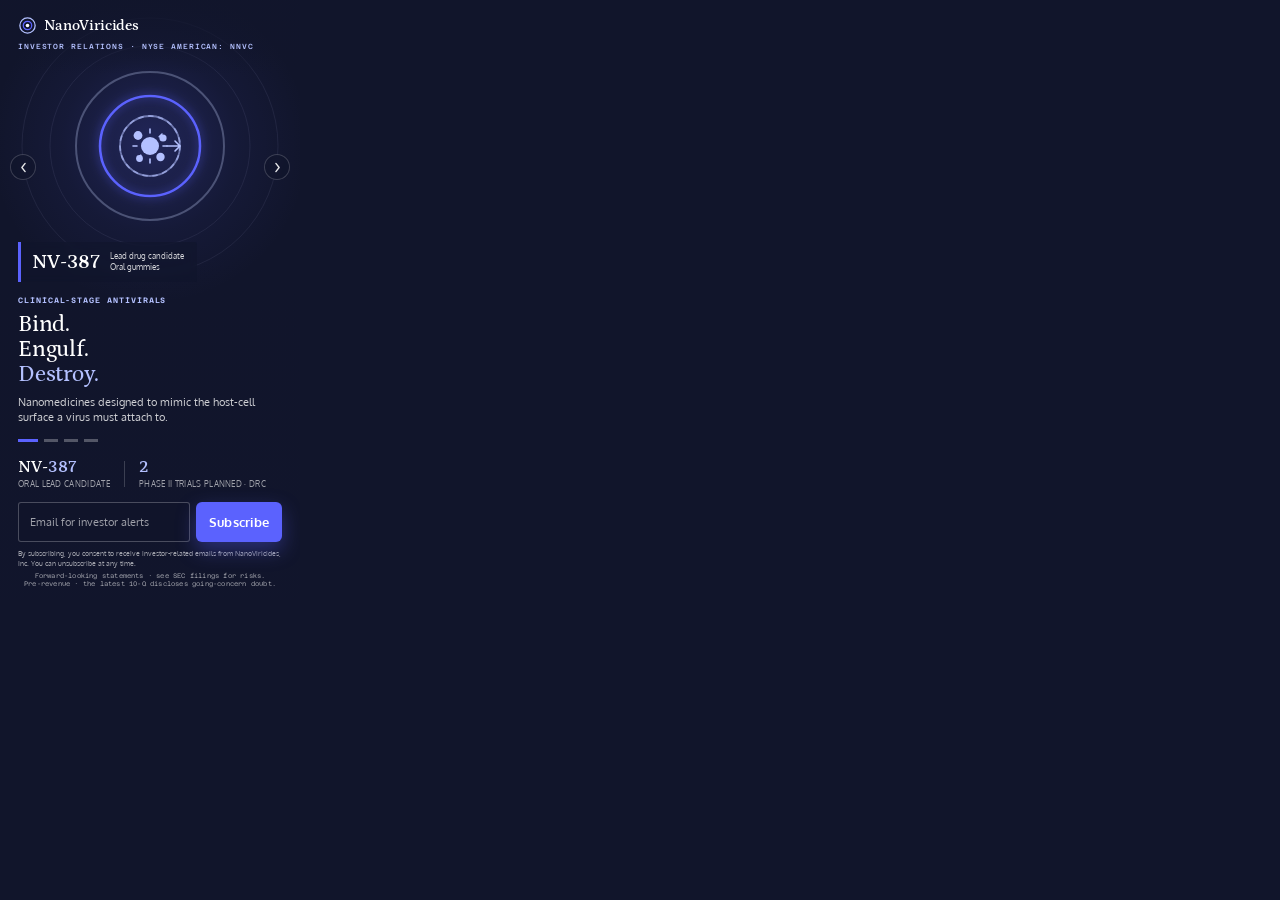
<file: concept-c-dashboard/index.html>
<!DOCTYPE html>
<html lang="en">
<head>
<meta name="robots" content="noindex,nofollow">
<meta charset="UTF-8">
<meta name="ad.size" content="width=300,height=600">
<meta http-equiv="X-UA-Compatible" content="IE=Edge">
<meta name="viewport" content="width=300,initial-scale=1">
<link rel="icon" href="data:,">
<title>NanoViricides, Inc. (NYSE American: NNVC) · Investor Alerts · 300x600</title>
<link rel="preconnect" href="https://fonts.googleapis.com">
<link rel="preconnect" href="https://fonts.gstatic.com" crossorigin>
<link href="https://fonts.googleapis.com/css2?family=Petrona:wght@400;500;600&family=Oxygen:wght@400;700&family=Azeret+Mono:wght@500;600&display=swap" rel="stylesheet">
<link rel="stylesheet" href="style.css">
</head>
<body>
<!-- GENERATED by build_concept_c.py from ../concept-a-photo/ (a-fingerprint: 4ed0e9752880).
     Don't edit this file: edit Concept A and re-run the script. -->


<!--
  NanoViricides, Inc. (NYSE American: NNVC), IR display banner, 300x600.
  Concept C (Concept A + email sign-up): Motif / Dark.
  Promotes: https://ir-landing-concepts.netlify.app/nanoviricides/
  The IR page has no photography ("the headline IS the hero; there is no
  hero graphic"), so the background is the site's own bind / engulf /
  destroy ring motif, redrawn from the logomark as inline SVG in four
  variants of one shape language. Slide 4 uses the company's own pipeline
  plates from the IR page, duotoned to the brand indigo. Every figure and
  date is taken from the IR page. Concept C is generated from this file
  (scripts/build_concept_c.py), so re-run that after every edit here.
-->

<div id="banner" aria-label="NanoViricides, Inc. investor relations advertisement with investor email alerts sign-up">

  <div id="slides">

    <!-- Slide 1 · Overview: the full mechanism cycle (bind, engulf, destroy) -->
    <section class="slide" data-index="0">
      <div class="slide-bg" aria-hidden="true">
        <svg class="motif" viewBox="0 0 300 300" aria-hidden="true">
          <g class="drift">
            <circle class="halo-ring" cx="150" cy="146" r="128"/>
            <circle class="halo-ring" cx="150" cy="146" r="100"/>
            <circle class="shell" cx="150" cy="146" r="74"/>
            <!-- engulf: the accent ring closes from the site's quarter arc to a full ring -->
            <circle class="ring ring-close" cx="150" cy="146" r="50"/>
            <circle class="inner inner-draw" cx="150" cy="146" r="30"/>
            <circle class="inner inner-dash" cx="150" cy="146" r="30"/>
            <!-- bind: the particle travels in from the left with the site's arrow -->
            <g class="virion">
              <g class="spikes">
                <path d="M150 133v-4M150 159v4M137 146h-4M163 146h4M140.8 136.8l-2.8-2.8M159.2 155.2l2.8 2.8M159.2 136.8l2.8-2.8M140.8 155.2l-2.8 2.8"/>
              </g>
              <circle class="core" cx="150" cy="146" r="9"/>
              <path class="arrow" d="M167 146h13m-5-5 5 5-5 5"/>
            </g>
            <!-- destroy: the captured particle breaks into fragments -->
            <g class="frags">
              <circle cx="138" cy="135.5" r="4.4"/><circle cx="163" cy="138" r="3.6"/>
              <circle cx="139.5" cy="158.5" r="3.4"/><circle cx="160.5" cy="157" r="4.2"/>
            </g>
          </g>
        </svg>
      </div>
      <div class="slide-scrim-top"></div>
      <div class="slide-scrim-bottom"></div>
      <div class="slide-copy">
        <div class="mid-chip">
          <span class="chip-num">NV-387</span>
          <span class="chip-label">Lead drug candidate<br>Oral gummies</span>
        </div>
        <div class="copy-bottom">
          <div class="kicker">Clinical-stage antivirals</div>
          <h1>Bind.<br>Engulf.<br><em>Destroy.</em></h1>
          <p>Nanomedicines designed to mimic the host-cell surface a virus must attach to.</p>
        </div>
      </div>
    </section>

    <!-- Slide 2 · Proof: NV-387 branches to the two Phase II programmes in the DRC -->
    <section class="slide" data-index="1">
      <div class="slide-bg" aria-hidden="true">
        <svg class="motif" viewBox="0 0 300 300" aria-hidden="true">
          <g class="drift">
            <circle class="halo-ring" cx="150" cy="108" r="58"/>
            <circle class="shell" cx="150" cy="108" r="34"/>
            <circle class="ring" cx="150" cy="108" r="22"/>
            <circle class="core core-pulse" cx="150" cy="108" r="7"/>
            <text class="tag" x="150" y="160" text-anchor="middle">NV-387</text>
            <g class="paths">
              <path d="M150 168 Q150 200 82 205"/>
              <path d="M150 168 Q150 200 218 205"/>
            </g>
            <g class="pulses">
              <circle class="pulse" r="2.4" style="offset-path:path('M150 168 Q150 200 82 205')"/>
              <circle class="pulse" r="2.4" style="offset-path:path('M150 168 Q150 200 218 205')"/>
              <circle class="pulse" r="2.4" style="offset-path:path('M150 168 Q150 200 82 205')"/>
              <circle class="pulse" r="2.4" style="offset-path:path('M150 168 Q150 200 218 205')"/>
            </g>
            <circle class="ping" cx="76" cy="205" r="6"/>
            <circle class="node" cx="76" cy="205" r="5"/>
            <circle class="node node-next" cx="224" cy="205" r="5"/>
          </g>
          <text class="lbl" x="76" y="224" text-anchor="middle">EBOLA · DRC</text>
          <text class="lbl-sub" x="76" y="233" text-anchor="middle">Phase II · scheduled</text>
          <text class="lbl" x="224" y="224" text-anchor="middle">MPOX · DRC</text>
          <text class="lbl-sub" x="224" y="233" text-anchor="middle">Phase II · site prep</text>
        </svg>
      </div>
      <div class="slide-scrim-top"></div>
      <div class="slide-scrim-bottom"></div>
      <div class="slide-copy">
        <div class="mid-chip">
          <span class="chip-num">Phase&nbsp;<em>II</em></span>
          <span class="chip-label">Ebola trial, DRC<br>Announced 15 Sep 2026</span>
        </div>
        <div class="copy-bottom">
          <div class="kicker">NV-387 · Oral gummies</div>
          <h1>An oral Ebola<br>candidate, headed<br>for <em>Phase&nbsp;II.</em></h1>
          <p>Trial in the DRC announced by the company as scheduled to begin.</p>
        </div>
      </div>
    </section>

    <!-- Slide 3 · Regulatory: the ring closes into a designation seal -->
    <section class="slide" data-index="2">
      <div class="slide-bg" aria-hidden="true">
        <svg class="motif" viewBox="0 0 300 300" aria-hidden="true">
          <defs>
            <path id="a-seal-top" d="M92 142 A58 58 0 0 1 208 142"/>
            <path id="a-seal-bot" d="M97 142 A53 53 0 0 0 203 142"/>
          </defs>
          <g class="drift">
            <circle class="halo-ring" cx="150" cy="142" r="104"/>
            <g class="rosette">
              <circle class="ticks" cx="150" cy="142" r="78"/>
            </g>
            <circle class="shell" cx="150" cy="142" r="70"/>
            <circle class="ring ring-seal" cx="150" cy="142" r="44"/>
            <circle class="inner" cx="150" cy="142" r="26"/>
            <circle class="core core-pulse" cx="150" cy="142" r="9"/>
            <text class="seal-txt" text-anchor="middle"><textPath href="#a-seal-top" startOffset="50%">ORPHAN DRUG DESIGNATION</textPath></text>
            <text class="seal-txt seal-sub" text-anchor="middle"><textPath href="#a-seal-bot" startOffset="50%">FDA · MEASLES</textPath></text>
          </g>
        </svg>
      </div>
      <div class="slide-scrim-top"></div>
      <div class="slide-scrim-bottom"></div>
      <div class="slide-copy">
        <div class="mid-chip">
          <span class="chip-num">FDA</span>
          <span class="chip-label">Orphan Drug Designation<br>Measles · 27 Apr 2026</span>
        </div>
        <div class="copy-bottom">
          <div class="kicker">NV-387 · Measles</div>
          <h1>Orphan Drug<br>Designation<br>for <em>measles.</em></h1>
          <p>Granted to NV-387 on 27 April 2026, as reported in the company's 10-Q.</p>
        </div>
      </div>
    </section>

    <!-- Slide 4 · Platform: one mechanism at the centre, the eight pipeline
         programmes on its orbit (the company's own plates, duotoned) -->
    <section class="slide" data-index="3">
      <div class="slide-bg" aria-hidden="true">
        <svg class="motif" viewBox="0 0 300 300" aria-hidden="true">
          <defs>
            <clipPath id="a-plate" clipPathUnits="objectBoundingBox"><circle cx=".5" cy=".5" r=".5"/></clipPath>
          </defs>
          <g class="drift">
            <circle class="halo-ring" cx="150" cy="140" r="96"/>
            <circle class="orbit" cx="150" cy="140" r="58"/>
            <circle class="pulse orbit-pulse" r="2.4" style="offset-path:path('M150 82 A58 58 0 1 1 149.9 82')"/>
            <circle class="shell" cx="150" cy="140" r="22"/>
            <circle class="ring" cx="150" cy="140" r="14"/>
            <circle class="core core-pulse" cx="150" cy="140" r="5"/>
            <g class="plates">
              <image href="assets/plate-ebola.jpg"   x="159.2" y="73.4"  width="26" height="26" clip-path="url(#a-plate)"/>
              <image href="assets/plate-mpox.jpg"    x="190.6" y="104.8" width="26" height="26" clip-path="url(#a-plate)"/>
              <image href="assets/plate-measles.jpg" x="190.6" y="149.2" width="26" height="26" clip-path="url(#a-plate)"/>
              <image href="assets/plate-vzv.jpg"     x="159.2" y="180.6" width="26" height="26" clip-path="url(#a-plate)"/>
              <image href="assets/plate-hsv.jpg"     x="114.8" y="180.6" width="26" height="26" clip-path="url(#a-plate)"/>
              <image href="assets/plate-cov.jpg"     x="83.4"  y="149.2" width="26" height="26" clip-path="url(#a-plate)"/>
              <image href="assets/plate-rsv.jpg"     x="83.4"  y="104.8" width="26" height="26" clip-path="url(#a-plate)"/>
              <image href="assets/plate-dengue.jpg"  x="114.8" y="73.4"  width="26" height="26" clip-path="url(#a-plate)"/>
            </g>
            <!-- accent rim = a dated milestone on the IR page (Ebola, Mpox, Measles) -->
            <g class="rims">
              <circle class="rim rim-on" cx="172.2" cy="86.4"  r="13.5"/>
              <circle class="rim rim-on" cx="203.6" cy="117.8" r="13.5"/>
              <circle class="rim rim-on" cx="203.6" cy="162.2" r="13.5"/>
              <circle class="rim" cx="172.2" cy="193.6" r="13.5"/>
              <circle class="rim" cx="127.8" cy="193.6" r="13.5"/>
              <circle class="rim" cx="96.4"  cy="162.2" r="13.5"/>
              <circle class="rim" cx="96.4"  cy="117.8" r="13.5"/>
              <circle class="rim" cx="127.8" cy="86.4"  r="13.5"/>
            </g>
          </g>
          <text class="lbl lbl-on" x="190" y="80">EBOLA</text>
          <text class="lbl lbl-on" x="222" y="121">MPOX</text>
          <text class="lbl lbl-on" x="222" y="165">MEASLES</text>
          <text class="lbl" x="190" y="210">SHINGLES</text>
          <text class="lbl" x="110" y="210" text-anchor="end">HERPES</text>
          <text class="lbl" x="78" y="165" text-anchor="end">CORONA</text>
          <text class="lbl" x="78" y="121" text-anchor="end">RSV · FLU</text>
          <text class="lbl" x="110" y="80" text-anchor="end">DENGUE</text>
        </svg>
      </div>
      <div class="slide-scrim-top"></div>
      <div class="slide-scrim-bottom"></div>
      <div class="slide-copy">
        <div class="mid-chip">
          <span class="chip-num">8</span>
          <span class="chip-label">Pipeline programmes<br>One nanoviricide platform</span>
        </div>
        <div class="copy-bottom">
          <div class="kicker">One mechanism · Many viruses</div>
          <h1>One platform,<br>eight pipeline<br><em>programmes.</em></h1>
          <p>Ebola, mpox and measles to shingles, herpes and dengue. None yet approved.</p>
        </div>
      </div>
    </section>

  </div>

  <!-- Persistent chrome — sits above the rotating slides -->
  <header id="top-bar" class="reveal" data-delay="0">
    <div id="logo">
      <svg class="mark" viewBox="0 0 36 36" aria-hidden="true" xmlns="http://www.w3.org/2000/svg"><circle class="mk-o" cx="18" cy="18" r="14.5" fill="none" stroke="#b3c0ff" stroke-width="2.4"/><circle class="mk-m" cx="18" cy="18" r="8" fill="none" stroke="#5b62fe" stroke-width="2.4"/><circle class="mk-c" cx="18" cy="18" r="3.4" fill="#fbfcff"/></svg>
      <span id="wordmark">NanoViricides</span>
    </div>
    <div id="eyebrow">INVESTOR&nbsp;RELATIONS&nbsp;·&nbsp;NYSE&nbsp;American:&nbsp;NNVC</div>
  </header>

  <button type="button" class="nav-arrow" id="arrow-prev" aria-label="Previous slide">
    <svg viewBox="0 0 16 16"><path d="M10 3 6 8l4 5" stroke="currentColor" stroke-width="1.7" fill="none" stroke-linecap="round" stroke-linejoin="round"/></svg>
  </button>
  <button type="button" class="nav-arrow" id="arrow-next" aria-label="Next slide">
    <svg viewBox="0 0 16 16"><path d="M6 3l4 5-4 5" stroke="currentColor" stroke-width="1.7" fill="none" stroke-linecap="round" stroke-linejoin="round"/></svg>
  </button>

  <div id="bottom-fixed" class="reveal" data-delay="4">
    <div id="dots" role="tablist" aria-label="Slide selector">
      <button class="dot active" data-index="0" aria-label="Slide 1: Mechanism"></button>
      <button class="dot" data-index="1" aria-label="Slide 2: Ebola Phase II"></button>
      <button class="dot" data-index="2" aria-label="Slide 3: Orphan drug designation"></button>
      <button class="dot" data-index="3" aria-label="Slide 4: Pipeline"></button>
    </div>

    <div id="stat-row">
      <div class="stat">
        <span class="stat-num">NV-<em>387</em></span>
        <span class="stat-label">Oral lead candidate</span>
      </div>
      <div class="stat-div"></div>
      <div class="stat">
        <span class="stat-num"><em>2</em></span>
        <span class="stat-label">Phase II trials planned · DRC</span>
      </div>
    </div>

    <!-- In-banner mailing-list sign-up, in the slot A uses for its CTA.
         Submits to SIGNUP_ENDPOINT in script.js; the error message swaps
         in for the consent line and the success state swaps in over the
         input row, so nothing shifts. -->
    <form id="signup" novalidate>
      <label class="sr-only" for="signup-email">Email address for NanoViricides investor alerts</label>
      <div id="signup-row">
        <input type="email" id="signup-email" name="email" placeholder="Email for investor alerts" autocomplete="email" inputmode="email" spellcheck="false" required>
        <button type="submit" id="signup-btn">Subscribe</button>
        <div id="signup-done" aria-hidden="true">
          <svg viewBox="0 0 16 16" aria-hidden="true"><path d="M3.5 8.5 6.5 11.5 12.5 4.5" stroke="currentColor" stroke-width="1.8" fill="none" stroke-linecap="round" stroke-linejoin="round"/></svg>
          <span id="signup-done-text">You're subscribed. Watch your inbox.</span>
        </div>
      </div>
      <p id="signup-consent">By subscribing, you consent to receive investor-related emails from NanoViricides, Inc. You can unsubscribe at any time.</p>
      <p id="signup-msg" role="status" aria-live="polite"></p>
      <p id="fls-line">Forward-looking statements · see SEC filings for risks.<br>Pre-revenue · the latest 10-Q discloses going-concern doubt.</p>
    </form>
  </div>

  <!-- Standard HTML5-ad click-tag plumbing -->
  <div id="click-tag-wrapper"></div>
</div>

<script src="script.js"></script>
</body>
</html>
</file>
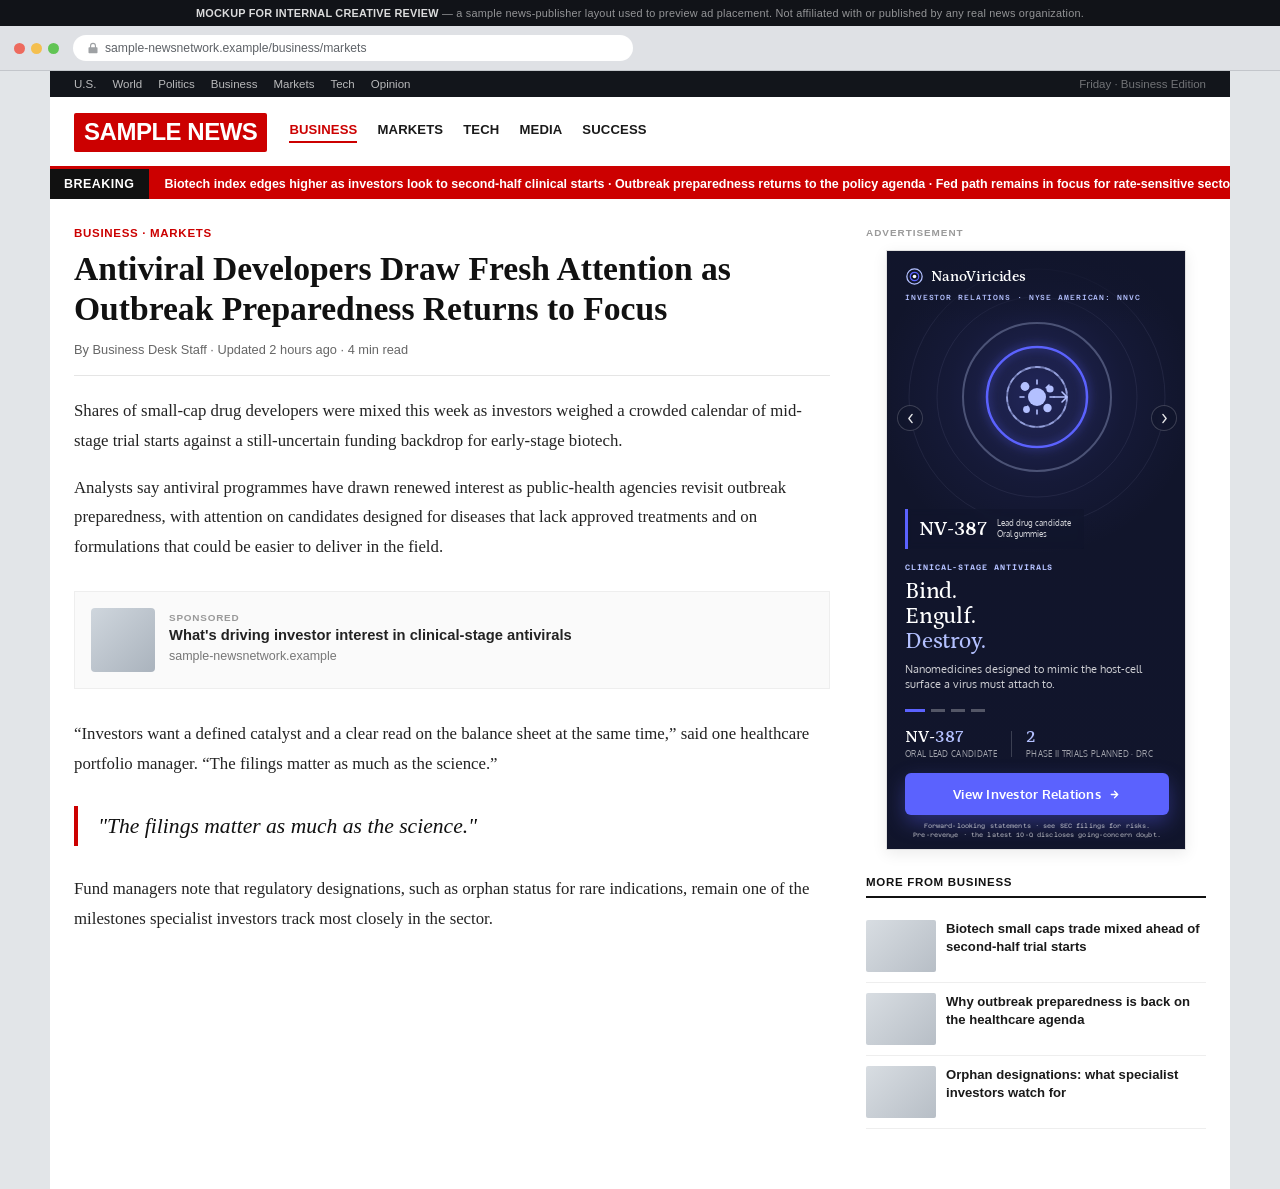
<file: context-preview/news.html>
<!DOCTYPE html>
<html lang="en">
<head>
<meta name="robots" content="noindex,nofollow">
<meta charset="UTF-8">
<meta name="viewport" content="width=device-width,initial-scale=1">
<title>In-Context Preview — Sample News Publisher Page</title>
<style>
  * { margin:0; padding:0; box-sizing:border-box; }
  html, body { background:#e2e5e8; font-family:Helvetica, Arial, sans-serif; }

  /* ---- disclaimer strip ---- */
  #disclaimer {
    background:#111318;
    color:rgba(255,255,255,0.55);
    font-size:0.68rem;
    letter-spacing:0.02em;
    text-align:center;
    padding:7px 12px;
  }
  #disclaimer strong { color:rgba(255,255,255,0.85); }

  /* ---- fake browser chrome ---- */
  #browser-chrome {
    background:#dfe1e5;
    border-bottom:1px solid #c3c6cb;
    padding:9px 14px;
    display:flex;
    align-items:center;
    gap:14px;
  }
  #traffic-lights { display:flex; gap:6px; flex:0 0 auto; }
  #traffic-lights span { width:11px; height:11px; border-radius:50%; display:inline-block; }
  #traffic-lights span:nth-child(1){ background:#ed6a5e; }
  #traffic-lights span:nth-child(2){ background:#f4bf4f; }
  #traffic-lights span:nth-child(3){ background:#61c454; }
  #url-bar {
    flex:1 1 auto;
    background:#fff;
    border-radius:14px;
    padding:6px 14px;
    font-size:0.76rem;
    color:#5f6368;
    display:flex;
    align-items:center;
    gap:6px;
    max-width:560px;
  }
  #url-bar svg { flex:0 0 auto; opacity:0.6; }

  /* ---- site wrapper ---- */
  #site { background:#fff; max-width:1180px; margin:0 auto; }

  /* utility nav */
  #utility-nav {
    background:#12151b;
    color:rgba(255,255,255,0.7);
    font-size:0.72rem;
    display:flex;
    align-items:center;
    justify-content:space-between;
    padding:7px 24px;
  }
  #utility-nav .links { display:flex; gap:16px; }
  #utility-nav .links span:hover { color:#fff; }
  #utility-nav .meta { color:rgba(255,255,255,0.4); }

  /* masthead */
  #masthead {
    display:flex;
    align-items:center;
    gap:22px;
    padding:16px 24px 14px;
    border-bottom:3px solid #cc0000;
  }
  #logo {
    background:#cc0000;
    color:#fff;
    font-weight:900;
    font-size:1.5rem;
    letter-spacing:-0.02em;
    padding:5px 10px 6px;
    border-radius:2px;
    font-family:Arial, Helvetica, sans-serif;
  }
  #masthead nav { display:flex; gap:20px; flex:1; }
  #masthead nav span {
    font-size:0.82rem;
    font-weight:700;
    color:#1a1a1a;
    text-transform:uppercase;
    letter-spacing:0.01em;
    cursor:default;
  }
  #masthead nav span.active { color:#cc0000; border-bottom:2px solid #cc0000; padding-bottom:4px; }

  /* breaking ticker */
  #ticker {
    background:#cc0000;
    color:#fff;
    display:flex;
    align-items:center;
    font-size:0.78rem;
    font-weight:600;
    overflow:hidden;
    white-space:nowrap;
  }
  #ticker .badge {
    background:#111;
    padding:8px 14px;
    font-weight:900;
    letter-spacing:0.04em;
    flex:0 0 auto;
  }
  #ticker .feed { padding:8px 16px; }

  /* content grid */
  #content {
    display:grid;
    grid-template-columns:1fr 340px;
    gap:36px;
    padding:28px 24px 60px;
  }

  article .eyebrow {
    color:#cc0000;
    font-size:0.72rem;
    font-weight:800;
    letter-spacing:0.06em;
    text-transform:uppercase;
    margin-bottom:10px;
  }
  article h1 {
    font-family:Georgia, 'Times New Roman', serif;
    font-size:2.1rem;
    line-height:1.18;
    color:#111;
    margin-bottom:14px;
  }
  article .byline {
    font-size:0.8rem;
    color:#666;
    margin-bottom:20px;
    padding-bottom:18px;
    border-bottom:1px solid #e5e5e5;
  }
  article p {
    font-family:Georgia, 'Times New Roman', serif;
    font-size:1.05rem;
    line-height:1.75;
    color:#232323;
    margin-bottom:18px;
  }
  article .pull-quote {
    font-family:Georgia, 'Times New Roman', serif;
    font-style:italic;
    font-size:1.35rem;
    line-height:1.5;
    color:#111;
    border-left:4px solid #cc0000;
    padding:4px 0 4px 20px;
    margin:28px 0;
  }
  .native-slot {
    margin:30px 0;
    border:1px solid #eee;
    background:#fafafa;
    padding:16px;
    display:flex;
    gap:14px;
    align-items:center;
  }
  .native-slot .swatch { width:64px; height:64px; border-radius:4px; background:linear-gradient(135deg,#cfd6dd,#aab3bd); flex:0 0 auto; }
  .native-slot .txt .tag { font-size:0.62rem; font-weight:800; letter-spacing:0.08em; color:#999; text-transform:uppercase; margin-bottom:4px; }
  .native-slot .txt h4 { font-size:0.92rem; color:#222; margin-bottom:3px; }
  .native-slot .txt p { font-size:0.78rem; color:#777; margin:0; font-family:Helvetica, Arial, sans-serif; }

  /* right rail */
  aside { display:flex; flex-direction:column; align-items:center; gap:10px; }
  aside .sponsor-label {
    align-self:flex-start;
    font-size:0.62rem;
    font-weight:800;
    letter-spacing:0.1em;
    text-transform:uppercase;
    color:#9a9a9a;
    margin-bottom:2px;
  }
  #ad-slot {
    width:300px;
    height:600px;
    border:1px solid #e2e2e2;
    box-shadow:0 4px 14px rgba(0,0,0,0.08);
    overflow:hidden;
    background:#000;
  }
  #ad-slot iframe { width:300px; height:600px; border:0; display:block; }

  .rail-more {
    align-self:stretch;
    margin-top:16px;
  }
  .rail-more .heading {
    font-size:0.72rem;
    font-weight:800;
    letter-spacing:0.06em;
    text-transform:uppercase;
    color:#111;
    border-bottom:2px solid #111;
    padding-bottom:8px;
    margin-bottom:12px;
  }
  .rail-item {
    display:flex;
    gap:10px;
    padding:10px 0;
    border-bottom:1px solid #eee;
  }
  .rail-item .thumb { width:70px; height:52px; border-radius:2px; background:linear-gradient(135deg,#d8dde2,#b7bec6); flex:0 0 auto; }
  .rail-item p { font-family:Helvetica, Arial, sans-serif; font-size:0.82rem; line-height:1.35; color:#1a1a1a; font-weight:600; }

  @media (max-width:900px) {
    #content { grid-template-columns:1fr; }
    aside { align-items:stretch; }
    #ad-slot { margin:0 auto; }
  }
</style>
</head>
<body>

<div id="disclaimer">
  <strong>MOCKUP FOR INTERNAL CREATIVE REVIEW</strong> — a sample news-publisher layout used to preview ad placement. Not affiliated with or published by any real news organization.
</div>

<div id="browser-chrome">
  <div id="traffic-lights"><span></span><span></span><span></span></div>
  <div id="url-bar">
    <svg width="12" height="12" viewBox="0 0 16 16"><path d="M8 1a4 4 0 00-4 4v2H3a1 1 0 00-1 1v6a1 1 0 001 1h10a1 1 0 001-1V8a1 1 0 00-1-1h-1V5a4 4 0 00-4-4zm-2.5 6V5a2.5 2.5 0 015 0v2h-5z" fill="currentColor"/></svg>
    sample-newsnetwork.example/business/markets
  </div>
</div>

<div id="site">
  <div id="utility-nav">
    <div class="links">
      <span>U.S.</span><span>World</span><span>Politics</span><span>Business</span><span>Markets</span><span>Tech</span><span>Opinion</span>
    </div>
    <div class="meta">Friday · Business Edition</div>
  </div>

  <div id="masthead">
    <div id="logo">SAMPLE&nbsp;NEWS</div>
    <nav>
      <span class="active">Business</span>
      <span>Markets</span>
      <span>Tech</span>
      <span>Media</span>
      <span>Success</span>
    </nav>
  </div>

  <div id="ticker">
    <span class="badge">BREAKING</span>
    <span class="feed">Biotech index edges higher as investors look to second-half clinical starts · Outbreak preparedness returns to the policy agenda · Fed path remains in focus for rate-sensitive sectors</span>
  </div>

  <div id="content">
    <article>
      <div class="eyebrow">Business · Markets</div>
      <h1>Antiviral Developers Draw Fresh Attention as Outbreak Preparedness Returns to Focus</h1>
      <div class="byline">By Business Desk Staff · Updated 2 hours ago · 4 min read</div>

      <p>Shares of small-cap drug developers were mixed this week as investors weighed a crowded calendar of mid-stage trial starts against a still-uncertain funding backdrop for early-stage biotech.</p>

      <p>Analysts say antiviral programmes have drawn renewed interest as public-health agencies revisit outbreak preparedness, with attention on candidates designed for diseases that lack approved treatments and on formulations that could be easier to deliver in the field.</p>

      <div class="native-slot">
        <div class="swatch"></div>
        <div class="txt">
          <div class="tag">Sponsored</div>
          <h4>What&#x27;s driving investor interest in clinical-stage antivirals</h4>
          <p>sample-newsnetwork.example</p>
        </div>
      </div>

      <p>“Investors want a defined catalyst and a clear read on the balance sheet at the same time,” said one healthcare portfolio manager. “The filings matter as much as the science.”</p>

      <div class="pull-quote">"The filings matter as much as the science."</div>

      <p>Fund managers note that regulatory designations, such as orphan status for rare indications, remain one of the milestones specialist investors track most closely in the sector.</p>
    </article>

    <aside>
      <div class="sponsor-label">Advertisement</div>
      <div id="ad-slot">
        <iframe id="ad-frame" title="Sample ad placement" scrolling="no"></iframe>
      </div>

      <div class="rail-more">
        <div class="heading">More From Business</div>
        <div class="rail-item"><div class="thumb"></div><p>Biotech small caps trade mixed ahead of second-half trial starts</p></div>
        <div class="rail-item"><div class="thumb"></div><p>Why outbreak preparedness is back on the healthcare agenda</p></div>
        <div class="rail-item"><div class="thumb"></div><p>Orphan designations: what specialist investors watch for</p></div>
      </div>
    </aside>
  </div>
</div>

<script>
  var CONCEPTS = {
    a: '../concept-a-photo/index.html',
    b: '../concept-b-editorial/index.html',
    c: '../concept-c-dashboard/index.html'
  }
  var params = new URLSearchParams(window.location.search)
  var concept = params.get('concept')
  if (!CONCEPTS[concept]) concept = 'a'
  document.getElementById('ad-frame').src = CONCEPTS[concept]
</script>

</body>
</html>
</file>
<file: concept-a-photo/style.css>
/* ── Brand tokens: the ONLY place colors are defined. Values are the
   NanoViricides IR page's own :root (--deep, --ink, --accent, --accent-lt);
   the rest derive from them (color-mix: Chrome 111+ / Safari 16.2+).
   As on the site, the vivid --accent (#5b62fe) is a FILL colour; text
   accents on dark use --accent-lt. ── */
:root {
  --dark:      oklch(0.205 0.045 274);   /* site --deep */
  --dark-2:    color-mix(in srgb, var(--dark) 70%, black);
  --navy:      oklch(0.215 0.040 274);   /* site --ink */
  --accent:    oklch(0.584 0.227 275);   /* site --accent, real #5b62fe */
  --accent-d:  color-mix(in srgb, var(--accent) 82%, black);
  --accent-lt: oklch(0.820 0.0905 275);  /* site --accent-lt: accent for use ON dark */
  --gold:      oklch(0.820 0.0905 275);  /* secondary highlight = site --accent-lt (the site has no second hue) */
  --gold-d:    color-mix(in srgb, var(--gold) 85%, black);
  --white:     #ffffff;
  --cta-ink:   var(--white);  /* white on #5b62fe = 4.5:1 */
  --hi:        oklch(0.95 0.015 274);    /* cool off-white for motif labels */
  --orbit:     oklch(0.86 0.06 274 / 0.30);
  --font-head: 'Petrona', Georgia, 'Times New Roman', serif;
  --font:      'Oxygen', system-ui, sans-serif;
  --mono:      'Azeret Mono', ui-monospace, monospace;
  --ease:      cubic-bezier(0.16,1,0.3,1);
}

* { margin:0; padding:0; box-sizing:border-box; }
html, body { width:300px; height:600px; overflow:hidden; background:var(--dark); }
body { font-family:var(--font); -webkit-font-smoothing:antialiased; }
a { text-decoration:none; color:inherit; }
button { border:0; background:none; font:inherit; color:inherit; cursor:pointer; -webkit-tap-highlight-color:transparent; }

/* ── Canvas ─────────────────────────────────────────────────────────
   Fixed 300x600 stage. A crossfading slide stack sits at the bottom of
   the z-order; persistent chrome (logo, nav, stats, CTA) is pinned on
   top of it and never rotates. */
#banner {
  position:relative;
  width:300px;
  height:600px;
  overflow:hidden;
  cursor:pointer;
  background:var(--dark);
}

/* ── Slide stack ────────────────────────────────────────────────── */
#slides { position:absolute; inset:0; z-index:1; }

.slide {
  position:absolute;
  inset:0;
  opacity:0;
  z-index:1;
  pointer-events:none;
  transition:opacity 0.9s ease;
}
.slide.active { opacity:1; z-index:2; pointer-events:auto; }

/* Motif layer: deep indigo + a soft accent glow behind the rings, which
   sit in the upper half (y ~60-240) under the top bar. */
.slide-bg {
  position:absolute;
  inset:0;
  z-index:1;
  overflow:hidden;
  background:
    radial-gradient(circle 160px at 50% 144px, color-mix(in srgb, var(--accent) 22%, transparent) 0%, color-mix(in srgb, var(--accent) 6%, transparent) 55%, transparent 100%),
    radial-gradient(120% 34% at 50% 104%, color-mix(in srgb, var(--accent) 9%, transparent) 0%, transparent 100%),
    var(--dark);
  user-select:none;
}
.motif {
  position:absolute;
  top:0; left:0;
  width:300px; height:300px;
  overflow:visible;
}

/* One shape language across all four variants: the site's mo-shell /
   mo-ring / mo-in / mo-core, re-weighted for a dark ground */
.motif .halo-ring { fill:none; stroke:oklch(0.86 0.06 274 / 0.08); stroke-width:1; }
.motif .shell { fill:none; stroke:var(--orbit); stroke-width:2; }
.motif .ring {
  fill:none; stroke:var(--accent); stroke-width:2.4; stroke-linecap:round;
  filter:drop-shadow(0 0 5px color-mix(in srgb, var(--accent) 70%, transparent));
}
.motif .inner { fill:none; stroke:color-mix(in srgb, var(--accent-lt) 55%, transparent); stroke-width:1.8; stroke-linecap:round; }
.motif .core { fill:var(--gold); }
.motif .orbit { fill:none; stroke:var(--orbit); stroke-width:1.1; stroke-dasharray:2.4 5.6; }
.motif .paths path { fill:none; stroke:var(--accent); stroke-width:1.3; stroke-linecap:round; opacity:.6; }
.motif .node { fill:var(--gold); }
.motif .node-next { fill:var(--dark); stroke:var(--gold); stroke-width:1.6; }
.motif .ping { fill:none; stroke:var(--gold); stroke-width:1.2; animation:ping 2.6s ease-out infinite; }
@keyframes ping { 0% { r:6; opacity:.85; } 100% { r:18; opacity:0; } }
.motif .core-pulse { animation:core-pulse 2.8s ease-in-out infinite; }
@keyframes core-pulse { 0%,100% { opacity:1; } 50% { opacity:.62; } }

.motif .tag {
  font-family:var(--mono); font-weight:600; font-size:7.5px; letter-spacing:.14em;
  fill:var(--gold);
}
.motif .lbl {
  font-family:var(--mono); font-weight:600; font-size:7px; letter-spacing:.12em;
  fill:color-mix(in srgb, var(--hi) 72%, transparent);
}
.motif .lbl-on { fill:var(--gold); }
.motif .lbl-sub {
  font-family:var(--mono); font-weight:500; font-size:6.6px; letter-spacing:.02em;
  fill:color-mix(in srgb, var(--hi) 56%, transparent);
}

/* Ambient motion: slow breathing scale + drift on the motif */
.motif .drift {
  transform-box:view-box;
  transform-origin:150px 146px;
  animation:drift 8s ease-in-out infinite alternate;
}
@keyframes drift {
  from { transform:scale(1) translate(0, 0); }
  to   { transform:scale(1.035) translate(0, -2px); }
}

/* Slide 1 · the mechanism as one 6.4s cycle, taken from the site's
   triptych: the particle travels in (bind), the accent ring closes from
   its quarter arc to a full ring (engulf), the particle breaks into four
   fragments inside a dashed inner ring (destroy), then it resets. */
.motif .virion { animation:bind 6.4s var(--ease) infinite; }
.motif .spikes path { fill:none; stroke:var(--gold); stroke-width:1.6; stroke-linecap:round; }
.motif .arrow { fill:none; stroke:var(--gold); stroke-width:1.6; stroke-linecap:round; stroke-linejoin:round; animation:arrow 6.4s ease infinite; }
@keyframes bind {
  0%        { transform:translateX(-106px); opacity:0; }
  8%        { transform:translateX(-106px); opacity:1; }
  38%       { transform:translateX(0);      opacity:1; }
  58%       { transform:translateX(0);      opacity:1; }
  63%, 100% { transform:translateX(0);      opacity:0; }
}
@keyframes arrow {
  0%, 8%    { opacity:0; }
  12%, 28%  { opacity:1; }
  36%, 100% { opacity:0; }
}
.motif .ring-close {
  stroke-dasharray:314.16;
  transform-box:fill-box; transform-origin:center; transform:rotate(-90deg);
  animation:engulf 6.4s var(--ease) infinite;
}
@keyframes engulf {
  0%, 38%   { stroke-dashoffset:236; }
  56%, 90%  { stroke-dashoffset:0; }
  100%      { stroke-dashoffset:236; }
}
.motif .inner-draw {
  stroke-dasharray:188.5;
  transform-box:fill-box; transform-origin:center; transform:rotate(-90deg);
  animation:inner-draw 6.4s var(--ease) infinite;
}
@keyframes inner-draw {
  0%, 40%   { stroke-dashoffset:188.5; opacity:1; }
  56%, 60%  { stroke-dashoffset:0;     opacity:1; }
  66%, 100% { stroke-dashoffset:0;     opacity:0; }
}
.motif .inner-dash { stroke-dasharray:4 6; animation:inner-dash 6.4s ease infinite; }
@keyframes inner-dash {
  0%, 60%   { opacity:0; }
  66%, 90%  { opacity:1; }
  97%, 100% { opacity:0; }
}
.motif .frags {
  fill:var(--gold);
  transform-box:view-box; transform-origin:150px 146px;
  animation:destroy 6.4s var(--ease) infinite;
}
@keyframes destroy {
  0%, 58%   { opacity:0; transform:scale(.35); }
  66%       { opacity:1; transform:scale(1); }
  88%       { opacity:1; transform:scale(1.18); }
  95%, 100% { opacity:0; transform:scale(1.18); }
}

/* Slide 2 · pulses run from NV-387 out to both Phase II programmes */
.motif .pulse { fill:var(--gold); offset-rotate:0deg; opacity:0; animation:travel 3.8s linear infinite; }
.motif .pulses .pulse:nth-child(2) { animation-delay:.4s; }
.motif .pulses .pulse:nth-child(3) { animation-delay:1.9s; }
.motif .pulses .pulse:nth-child(4) { animation-delay:2.3s; }
@keyframes travel {
  0%   { offset-distance:0%;   opacity:0; }
  10%  { opacity:.95; }
  72%  { opacity:.95; }
  88%  { offset-distance:100%; opacity:0; }
  100% { offset-distance:100%; opacity:0; }
}

/* Slide 3 · designation seal: a slowly turning tick rosette round the
   closed ring, curved mono lettering between them */
.motif .rosette { transform-box:view-box; transform-origin:150px 142px; animation:spin 60s linear infinite; }
@keyframes spin { to { transform:rotate(360deg); } }
.motif .ticks { fill:none; stroke:color-mix(in srgb, var(--accent-lt) 34%, transparent); stroke-width:5; stroke-dasharray:1.2 5.6; }
.motif .ring-seal { animation:seal-glow 3.2s ease-in-out infinite; }
@keyframes seal-glow { 0%,100% { stroke-width:2.4; } 50% { stroke-width:3.4; } }
.motif .seal-txt {
  font-family:var(--mono); font-weight:600; font-size:7px; letter-spacing:.2em;
  fill:var(--gold);
}
.motif .seal-sub { fill:color-mix(in srgb, var(--hi) 62%, transparent); letter-spacing:.24em; }

/* Slide 4 · the pipeline orbit: the company's own plates, duotoned */
.motif .orbit-pulse { opacity:.95; animation:orbit 9s linear infinite; }
@keyframes orbit { from { offset-distance:0%; } to { offset-distance:100%; } }
.motif .rim { fill:none; stroke:oklch(0.86 0.06 274 / 0.28); stroke-width:1.2; }
.motif .rim-on { stroke:var(--accent); stroke-width:1.8; filter:drop-shadow(0 0 3px color-mix(in srgb, var(--accent) 70%, transparent)); }
.motif .plates image { opacity:.95; }

/* Inactive slides stop animating (saves CPU while hidden) */
.slide:not(.active) .motif *,
.slide:not(.active) .motif .drift { animation-play-state:paused; }

.slide-scrim-top, .slide-scrim-bottom {
  position:absolute;
  left:0; right:0;
  z-index:2;
  pointer-events:none;
}
.slide-scrim-top {
  top:0; height:74px;
  background:linear-gradient(180deg, color-mix(in srgb, var(--dark) 92%, transparent) 0%, color-mix(in srgb, var(--dark) 55%, transparent) 60%, color-mix(in srgb, var(--dark) 0%, transparent) 100%);
}
.slide-scrim-bottom {
  bottom:0; height:340px;
  background:linear-gradient(0deg, var(--dark) 0%, color-mix(in srgb, var(--dark) 94%, transparent) 50%, color-mix(in srgb, var(--dark) 0%, transparent) 100%);
}

.slide-copy {
  position:absolute;
  inset:0;
  z-index:3;
  transform:translateY(12px);
  transition:transform 0.9s var(--ease);
}
.slide.active .slide-copy { transform:translateY(0); }

/* Floating stat chip (per slide) */
.mid-chip {
  position:absolute;
  top:258px; left:18px;
  display:flex;
  align-items:center;
  gap:10px;
  padding:9px 13px 9px 11px;
  background:color-mix(in srgb, var(--dark) 58%, transparent);
  border-left:3px solid var(--accent);
  border-radius:0 3px 3px 0;
  backdrop-filter:blur(3px);
  -webkit-backdrop-filter:blur(3px);
}
.chip-num {
  font-family:var(--font-head);
  font-weight:600;
  font-size:20px;
  line-height:1;
  color:var(--white);
  white-space:nowrap;
}
.chip-num em { font-style:normal; color:var(--accent-lt); }
.chip-label {
  font-family:var(--font);
  font-size:8.4px;
  line-height:1.3;
  font-weight:400;
  color:rgba(255,255,255,0.82);
}

/* Rotating headline block, pinned above the fixed bottom bar */
.copy-bottom {
  position:absolute;
  left:0; right:0;
  bottom:158px;
  padding:0 18px;
}
.kicker {
  font-family:var(--mono);
  font-weight:600;
  font-size:7.8px;
  letter-spacing:0.12em;
  text-transform:uppercase;
  color:var(--accent-lt);
  margin-bottom:7px;
}
.copy-bottom h1 {
  font-family:var(--font-head);
  font-weight:500;
  font-size:23px;
  line-height:1.08;
  letter-spacing:-0.01em;
  color:var(--white);
}
.copy-bottom h1 em { font-style:normal; color:var(--accent-lt); }
.copy-bottom p {
  margin-top:8px;
  font-size:11px;
  line-height:1.42;
  color:rgba(255,255,255,0.8);
  max-width:258px;
}

/* ── Persistent chrome (never rotates) ─────────────────────────── */
#top-bar {
  position:absolute;
  top:0; left:0; right:0;
  z-index:5;
  display:flex;
  flex-direction:column;
  gap:7px;
  padding:16px 18px 0;
}
#logo { display:flex; align-items:center; gap:7px; }
#logo .mark { width:19px; height:19px; flex:none; }
#wordmark {
  font-family:var(--font-head);
  font-weight:600;
  font-size:15px;
  letter-spacing:-0.01em;
  color:var(--white);
}
#eyebrow {
  font-family:var(--mono);
  font-weight:500;
  font-size:7.4px;
  letter-spacing:0.12em;
  text-transform:uppercase;
  color:var(--accent-lt);
}

.nav-arrow {
  position:absolute;
  top:154px;
  width:26px; height:26px;
  z-index:5;
  display:flex;
  align-items:center;
  justify-content:center;
  background:color-mix(in srgb, var(--dark) 45%, transparent);
  border:1px solid rgba(255,255,255,0.18);
  border-radius:50%;
  color:rgba(255,255,255,0.9);
  backdrop-filter:blur(2px);
  -webkit-backdrop-filter:blur(2px);
  transition:background .2s ease, transform .15s ease;
}
.nav-arrow svg { width:13px; height:13px; }
.nav-arrow:active { transform:scale(0.9); background:color-mix(in srgb, var(--accent) 55%, transparent); }
#arrow-prev { left:10px; }
#arrow-next { right:10px; }

#bottom-fixed {
  position:absolute;
  left:0; right:0; bottom:0;
  z-index:5;
  padding:0 18px 11px;
}

#dots {
  display:flex;
  gap:6px;
  margin-bottom:11px;
}
.dot {
  width:14px; height:3px;
  border-radius:2px;
  background:rgba(255,255,255,0.28);
  transition:background .3s ease, width .3s ease;
  padding:6px 0;
  background-clip:content-box;
  box-sizing:content-box;
}
.dot.active { background-color:var(--accent); width:20px; }  /* background-color, not the shorthand: the shorthand resets background-clip and paints the whole 15px hit area as a square */

#stat-row {
  display:flex;
  align-items:center;
  gap:14px;
}
.stat { display:flex; flex-direction:column; gap:3px; }
.stat-num {
  font-family:var(--font-head);
  font-weight:600;
  font-size:17px;
  line-height:1;
  color:var(--white);
}
.stat-num em { font-style:normal; color:var(--accent-lt); }
.stat-label {
  font-family:var(--font);
  font-size:7.8px;
  font-weight:400;
  letter-spacing:0.04em;
  text-transform:uppercase;
  color:rgba(255,255,255,0.6);
}
.stat-div { width:1px; height:26px; background:rgba(255,255,255,0.18); }

#cta {
  margin-top:14px;
  display:flex;
  align-items:center;
  justify-content:center;
  gap:7px;
  width:100%;
  height:42px;
  background:var(--accent);
  border-radius:6px;
  color:var(--cta-ink);
  font-family:var(--font);
  font-weight:700;
  font-size:12.5px;
  letter-spacing:0.02em;
  box-shadow:0 8px 20px color-mix(in srgb, var(--accent) 35%, transparent);
  animation:cta-pulse 1.8s ease-in-out 2.6s 6;
}
#cta-arrow { width:13px; height:13px; }

/* Required disclosure line under the CTA (the IR page leads with its
   going-concern disclosure, so the banner carries it too) */
#disclosure {
  margin-top:7px;
  font-family:var(--mono);
  font-weight:500;
  font-size:6.3px;
  letter-spacing:0.02em;
  line-height:1.4;
  text-align:center;
  color:rgba(255,255,255,0.56);
}
@keyframes cta-pulse {
  0%, 100% { box-shadow:0 8px 20px color-mix(in srgb, var(--accent) 35%, transparent); }
  50%      { box-shadow:0 8px 26px color-mix(in srgb, var(--accent) 65%, transparent), 0 0 0 5px color-mix(in srgb, var(--accent) 12%, transparent); }
}

/* ── Entrance sequence (initial load only) ─────────────────────── */
.reveal {
  opacity:0;
  transform:translateY(14px);
  transition:opacity .7s var(--ease), transform .7s var(--ease);
}
#banner.is-live .reveal { opacity:1; transform:none; }
#top-bar[data-delay="0"] { transition-delay:.05s; }
#bottom-fixed[data-delay="4"] { transition-delay:.55s; }

#click-tag-wrapper { position:absolute; width:0; height:0; overflow:hidden; }

@media (prefers-reduced-motion: reduce) {
  .motif *, .motif .drift { animation:none !important; }
  /* hold slide 1 on its engulfed state rather than mid-cycle */
  .motif .ring-close { stroke-dashoffset:0; }
  .motif .inner-draw { stroke-dashoffset:0; }
  .motif .arrow, .motif .inner-dash, .motif .frags { opacity:0; }
  .motif .pulse:not(.orbit-pulse) { opacity:0; }
  #cta { animation:none; }
  .reveal { transition-duration:.01s; transition-delay:0s !important; }
  .slide, .slide-copy { transition-duration:.2s; }
}
</file>
<file: concept-b-editorial/style.css>
/* ── Brand tokens: the ONLY place colors are defined. Values are the
   NanoViricides IR page's own :root, verbatim (paper / tint / tint-2 /
   accent-ink / slate / deep). As on the site, the vivid --accent
   (#5b62fe) is a FILL colour; text accents use --accent-ink. ── */
:root {
  --accent:       oklch(0.584 0.227 275);   /* real #5b62fe: fills only */
  --ink:          oklch(0.215 0.040 274);
  --gold:         oklch(0.820 0.0905 275);  /* site --accent-lt (the site has no second hue) */
  --accent-lt:    oklch(0.820 0.0905 275);
  --accent-ink:   oklch(0.460 0.190 274);   /* text, links, primary fills */
  --accent-ink-d: oklch(0.400 0.175 274);
  --accent-lo:    oklch(0.584 0.227 275 / 0.13);
  --slate:        oklch(0.407 0.083 274);   /* the real muted primary #3c4576 */
  --deep:         oklch(0.205 0.045 274);
  --paper:        oklch(0.992 0.004 274);
  --tint:         oklch(0.965 0.0169 274);
  --tint-2:       oklch(0.910 0.035 274);
  --card:         oklch(0.996 0.0022 274);
  --text-mid:     oklch(0.520 0.028 274);
  --line:         oklch(0.30 0.01 274 / 0.14);
  --serif: 'Petrona', Georgia, serif;
  --sans:  'Oxygen', system-ui, sans-serif;
  --mono:  'Azeret Mono', ui-monospace, monospace;
  --ease:  cubic-bezier(0.22, 1, 0.36, 1);
}

* { margin:0; padding:0; box-sizing:border-box; }
html, body { width:300px; height:600px; overflow:hidden; background:var(--paper); }
body { font-family:var(--sans); color:var(--ink); -webkit-font-smoothing:antialiased; }
a { text-decoration:none; color:inherit; }
button { border:0; background:none; font:inherit; color:inherit; cursor:pointer; -webkit-tap-highlight-color:transparent; }

#banner {
  position:relative;
  width:300px;
  height:600px;
  overflow:hidden;
  cursor:pointer;
  background:var(--paper);
}

#top-rule {
  position:absolute;
  top:0; left:0; right:0;
  height:3px;
  z-index:6;
  background:linear-gradient(90deg, var(--accent-ink), var(--gold));
}

/* ── Persistent top chrome ──────────────────────────────────────── */
#top-bar {
  position:absolute;
  top:3px; left:0; right:0;
  z-index:5;
  background:var(--paper);
  border-bottom:1px solid var(--line);
  padding:13px 18px 10px;
  display:flex;
  flex-direction:column;
  gap:6px;
}
#logo { display:flex; align-items:center; gap:7px; }
.mark { width:18px; height:18px; flex:none; }
.mark .mk-o { stroke:var(--tint-2); }
.mark .mk-m { stroke:var(--accent); }
.mark .mk-c { fill:var(--accent-ink); }
#wordmark {
  font-family:var(--serif);
  font-weight:600;
  font-size:14.5px;
  letter-spacing:-0.01em;
  color:var(--ink);
}
#masthead {
  font-family:var(--mono);
  font-size:7.6px;
  font-weight:500;
  letter-spacing:0.1em;
  color:var(--text-mid);
}

/* ── Slide stack ────────────────────────────────────────────────── */
#slides { position:absolute; top:61px; left:0; right:0; bottom:124px; z-index:1; overflow:hidden; }

.slide {
  position:absolute; inset:0;
  opacity:0;
  z-index:1;
  pointer-events:none;
  transition:opacity 0.8s ease;
}
.slide.active { opacity:1; z-index:2; pointer-events:auto; }

.slide-copy {
  padding:16px 18px 0;
  transform:translateY(10px);
  transition:transform 0.8s var(--ease);
}
.slide.active .slide-copy { transform:translateY(0); }

.eyebrow {
  font-family:var(--mono);
  font-size:9.5px;
  font-weight:500;
  letter-spacing:0.13em;
  text-transform:uppercase;
  color:var(--accent-ink);
  display:flex;
  align-items:center;
  gap:7px;
  margin-bottom:9px;
}
.eyebrow::before {
  content:'';
  width:6px; height:6px;
  border-radius:50%;
  background:var(--accent);
  flex:none;
}

.slide-copy h1 {
  font-family:var(--serif);
  font-weight:500;
  font-size:22px;
  line-height:1.1;
  letter-spacing:-0.01em;
  color:var(--ink);
}
.slide-copy h1 em { font-style:normal; color:var(--accent-ink); }

.lead {
  margin-top:8px;
  font-family:var(--sans);
  font-size:10.8px;
  line-height:1.44;
  color:var(--text-mid);
}

/* ── "Figure" schematic card, matching the site's plate component ─ */
.fig-card {
  margin-top:13px;
  border:1px solid var(--line);
  border-radius:2px;
  background:var(--card);
  overflow:hidden;
}
.fig-bar {
  display:flex;
  justify-content:space-between;
  align-items:center;
  gap:8px;
  padding:6px 10px;
  background:var(--ink);
  color:#fff;
  font-family:var(--mono);
  font-size:6.6px;
  font-weight:500;
  letter-spacing:0.12em;
  text-transform:uppercase;
}
.fig-bar span:last-child { color:var(--accent-lt); }
.fig-body { padding:9px 11px 5px; }
.fig-body svg { width:100%; height:auto; display:block; }

/* figure line-art: the site's ring language (mo-shell / mo-ring / mo-in / mo-core) */
.fig-shell { fill:none; stroke:var(--tint-2); stroke-width:2.4; }
.fig-ring { fill:none; stroke:var(--accent); stroke-width:2.4; stroke-linecap:round; }
.fig-in { fill:none; stroke:var(--slate); stroke-width:2; stroke-linecap:round; stroke-linejoin:round; }
.fig-core { fill:var(--accent-ink); }
.fig-ticks { fill:none; stroke:var(--tint-2); stroke-width:4; stroke-dasharray:1.2 4.2; }
.fig-lbl { font-family:var(--mono); font-size:7.8px; font-weight:700; letter-spacing:0.06em; fill:var(--ink); }
.fig-sub { font-family:var(--mono); font-size:6.6px; font-weight:500; letter-spacing:0.06em; fill:var(--text-mid); }
.fig-sub.strong { fill:var(--accent-ink); font-weight:600; }
.fig-pill-on { fill:var(--accent-ink); }
.fig-pill { fill:none; stroke:var(--text-mid); stroke-width:1; }
.fig-pill-txt { font-family:var(--mono); font-size:6.6px; font-weight:600; letter-spacing:0.05em; fill:#fff; }
.fig-pill-txt.muted { fill:var(--text-mid); }
.fig-cell .fig-shell { stroke-width:1.8; }
.fig-cell .fig-ring { stroke:var(--tint-2); stroke-width:1.8; }
.fig-cell .fig-core { fill:var(--tint-2); }
.fig-cell.on .fig-ring { stroke:var(--accent); }
.fig-cell.on .fig-core { fill:var(--accent-ink); }
.fig-cell-name { font-family:var(--mono); font-size:7.2px; font-weight:700; letter-spacing:0.04em; fill:var(--ink); }
.fig-cell-stage { font-family:var(--mono); font-size:5.9px; font-weight:500; letter-spacing:0.03em; fill:var(--text-mid); }
.fig-cell.on .fig-cell-stage { fill:var(--accent-ink); font-weight:600; }
.fig-node rect { fill:var(--ink); }
.fig-rail { fill:none; stroke:var(--text-mid); stroke-width:1.6; }
.fig-ghost { fill:none; stroke:var(--tint-2); stroke-width:2; }
.fig-mark { fill:none; stroke-width:10.5; stroke-linecap:round; }
.fig-mark.a { stroke:var(--accent); }
.fig-mark.b { stroke:var(--ink); }
.fig-gold { fill:var(--gold); }

.fig-mesh line { stroke:var(--accent-lt); stroke-width:1; opacity:0.7; }
.fig-dot circle { fill:var(--accent-ink); }
.fig-hub { fill:var(--gold); stroke:var(--ink); stroke-width:1.4; }

.fig-step rect { fill:var(--tint); stroke:var(--line); stroke-width:1; }
.fig-step.accent rect { fill:var(--accent-lo); stroke:var(--accent-ink); }
.fig-step.gold rect { fill:var(--tint); stroke:var(--gold); }
.fig-step text {
  font-family:var(--mono);
  font-size:8.2px;
  font-weight:700;
  letter-spacing:0.01em;
  fill:var(--ink);
}
.fig-arrow { fill:none; stroke:var(--text-mid); stroke-width:1.6; stroke-linecap:round; stroke-linejoin:round; }

.fig-base { stroke:var(--line); stroke-width:1; }
.fig-bar-prior { fill:var(--tint-2); }
.fig-bar-now { fill:var(--accent-ink); }
.fig-bar-label { font-family:var(--mono); font-size:9px; font-weight:600; fill:var(--text-mid); }
.fig-bar-label.strong { fill:var(--accent-ink); font-weight:700; font-size:10px; }
.fig-bar-year { font-family:var(--mono); font-size:7.5px; fill:var(--text-mid); letter-spacing:0.04em; }

/* key-fact row, matching the site's .kf definition-list pattern */
.kf {
  margin-top:12px;
  padding-top:10px;
  border-top:1px solid var(--line);
  display:flex;
  justify-content:space-between;
  align-items:baseline;
}
.kf dt {
  font-family:var(--mono);
  font-size:7.8px;
  font-weight:500;
  letter-spacing:0.1em;
  text-transform:uppercase;
  color:var(--text-mid);
}
.kf dd {
  display:flex;
  flex-direction:column;
  align-items:flex-end;
  gap:2px;
  font-family:var(--mono);
  font-size:13px;
  font-weight:700;
  color:var(--ink);
  text-align:right;
}
.kf dd em {
  font-style:normal;
  font-weight:600;
  font-size:7.6px;
  letter-spacing:0.03em;
  color:var(--accent-ink);
}

/* ── Nav arrows ─────────────────────────────────────────────────── */
.nav-arrow {
  position:absolute;
  top:316px;
  z-index:5;
  width:24px; height:24px;
  display:flex;
  align-items:center;
  justify-content:center;
  background:var(--card);
  border:1px solid var(--line);
  border-radius:50%;
  color:var(--ink);
  box-shadow:0 2px 8px color-mix(in oklch, var(--ink) 12%, transparent);
  transition:transform 0.15s ease, background 0.2s ease;
}
.nav-arrow svg { width:12px; height:12px; }
.nav-arrow:active { transform:scale(0.9); background:var(--tint); }
#arrow-prev { left:6px; }
#arrow-next { right:6px; }

/* ── Persistent dark band: dots + CTA ───────────────────────────── */
#dots {
  position:absolute;
  left:0; right:0; bottom:90px;
  z-index:5;
  background:var(--deep);
  display:flex;
  gap:6px;
  padding:11px 18px 8px;
}
.dot {
  width:13px; height:3px;
  border-radius:2px;
  background:oklch(1 0 0 / 0.28);
  padding:6px 0;
  background-clip:content-box;
  box-sizing:content-box;
  transition:background 0.3s ease, width 0.3s ease;
}
.dot.active { background-color:var(--accent); width:19px; }  /* background-color, not the shorthand: the shorthand resets background-clip and paints the whole hit area as a square */

#bottom-fixed {
  position:absolute;
  left:0; right:0; bottom:0;
  z-index:5;
  background:var(--deep);
  padding:2px 18px 10px;
}
#bf-line {
  font-family:var(--mono);
  font-size:7.4px;
  font-weight:500;
  letter-spacing:0.11em;
  color:color-mix(in oklch, var(--accent-lt) 75%, transparent);
  margin-bottom:9px;
}
#cta {
  display:flex;
  align-items:center;
  justify-content:center;
  gap:7px;
  width:100%;
  height:42px;
  background:var(--accent-lt);
  border-radius:6px;
  color:var(--deep);
  font-family:var(--sans);
  font-weight:700;
  font-size:12.5px;
  letter-spacing:0.01em;
  box-shadow:0 8px 20px color-mix(in oklch, var(--accent) 24%, transparent);
  animation:cta-pulse 1.8s ease-in-out 2.6s 6;
}
#cta-arrow { width:13px; height:13px; }

/* Required disclosure line under the CTA */
#fls {
  margin-top:7px;
  font-family:var(--mono);
  font-weight:500;
  font-size:6.3px;
  line-height:1.4;
  letter-spacing:0.02em;
  text-align:center;
  color:color-mix(in oklch, var(--accent-lt) 60%, transparent);
}
@keyframes cta-pulse {
  0%, 100% { box-shadow:0 8px 20px color-mix(in oklch, var(--accent) 30%, transparent); }
  50%      { box-shadow:0 8px 26px color-mix(in oklch, var(--accent) 55%, transparent), 0 0 0 5px color-mix(in oklch, var(--accent) 16%, transparent); }
}

/* ── Entrance sequence (initial load only) ─────────────────────── */
.reveal { opacity:0; transform:translateY(12px); transition:opacity .7s var(--ease), transform .7s var(--ease); }
#banner.is-live .reveal { opacity:1; transform:none; }
#top-bar[data-delay="0"] { transition-delay:.05s; }
#dots.reveal { transition-delay:.5s; }
#bottom-fixed[data-delay="1"] { transition-delay:.6s; }

#click-tag-wrapper { position:absolute; width:0; height:0; overflow:hidden; }

@media (prefers-reduced-motion: reduce) {
  #cta { animation:none; }
  .reveal { transition-duration:.01s; transition-delay:0s !important; }
  .slide, .slide-copy { transition-duration:.2s; }
}
</file>
<file: concept-c-dashboard/style.css>
/* ── Brand tokens: the ONLY place colors are defined. Values are the
   NanoViricides IR page's own :root (--deep, --ink, --accent, --accent-lt);
   the rest derive from them (color-mix: Chrome 111+ / Safari 16.2+).
   As on the site, the vivid --accent (#5b62fe) is a FILL colour; text
   accents on dark use --accent-lt. ── */
:root {
  --dark:      oklch(0.205 0.045 274);   /* site --deep */
  --dark-2:    color-mix(in srgb, var(--dark) 70%, black);
  --navy:      oklch(0.215 0.040 274);   /* site --ink */
  --accent:    oklch(0.584 0.227 275);   /* site --accent, real #5b62fe */
  --accent-d:  color-mix(in srgb, var(--accent) 82%, black);
  --accent-lt: oklch(0.820 0.0905 275);  /* site --accent-lt: accent for use ON dark */
  --gold:      oklch(0.820 0.0905 275);  /* secondary highlight = site --accent-lt (the site has no second hue) */
  --gold-d:    color-mix(in srgb, var(--gold) 85%, black);
  --white:     #ffffff;
  --cta-ink:   var(--white);  /* white on #5b62fe = 4.5:1 */
  --hi:        oklch(0.95 0.015 274);    /* cool off-white for motif labels */
  --orbit:     oklch(0.86 0.06 274 / 0.30);
  --font-head: 'Petrona', Georgia, 'Times New Roman', serif;
  --font:      'Oxygen', system-ui, sans-serif;
  --mono:      'Azeret Mono', ui-monospace, monospace;
  --ease:      cubic-bezier(0.16,1,0.3,1);
}

* { margin:0; padding:0; box-sizing:border-box; }
html, body { width:300px; height:600px; overflow:hidden; background:var(--dark); }
body { font-family:var(--font); -webkit-font-smoothing:antialiased; }
a { text-decoration:none; color:inherit; }
button { border:0; background:none; font:inherit; color:inherit; cursor:pointer; -webkit-tap-highlight-color:transparent; }

/* ── Canvas ─────────────────────────────────────────────────────────
   Fixed 300x600 stage. A crossfading slide stack sits at the bottom of
   the z-order; persistent chrome (logo, nav, stats, CTA) is pinned on
   top of it and never rotates. */
#banner {
  position:relative;
  width:300px;
  height:600px;
  overflow:hidden;
  cursor:pointer;
  background:var(--dark);
}

/* ── Slide stack ────────────────────────────────────────────────── */
#slides { position:absolute; inset:0; z-index:1; }

.slide {
  position:absolute;
  inset:0;
  opacity:0;
  z-index:1;
  pointer-events:none;
  transition:opacity 0.9s ease;
}
.slide.active { opacity:1; z-index:2; pointer-events:auto; }

/* Motif layer: deep indigo + a soft accent glow behind the rings, which
   sit in the upper half (y ~60-240) under the top bar. */
.slide-bg {
  position:absolute;
  inset:0;
  z-index:1;
  overflow:hidden;
  background:
    radial-gradient(circle 160px at 50% 144px, color-mix(in srgb, var(--accent) 22%, transparent) 0%, color-mix(in srgb, var(--accent) 6%, transparent) 55%, transparent 100%),
    radial-gradient(120% 34% at 50% 104%, color-mix(in srgb, var(--accent) 9%, transparent) 0%, transparent 100%),
    var(--dark);
  user-select:none;
}
.motif {
  position:absolute;
  top:0; left:0;
  width:300px; height:300px;
  overflow:visible;
}

/* One shape language across all four variants: the site's mo-shell /
   mo-ring / mo-in / mo-core, re-weighted for a dark ground */
.motif .halo-ring { fill:none; stroke:oklch(0.86 0.06 274 / 0.08); stroke-width:1; }
.motif .shell { fill:none; stroke:var(--orbit); stroke-width:2; }
.motif .ring {
  fill:none; stroke:var(--accent); stroke-width:2.4; stroke-linecap:round;
  filter:drop-shadow(0 0 5px color-mix(in srgb, var(--accent) 70%, transparent));
}
.motif .inner { fill:none; stroke:color-mix(in srgb, var(--accent-lt) 55%, transparent); stroke-width:1.8; stroke-linecap:round; }
.motif .core { fill:var(--gold); }
.motif .orbit { fill:none; stroke:var(--orbit); stroke-width:1.1; stroke-dasharray:2.4 5.6; }
.motif .paths path { fill:none; stroke:var(--accent); stroke-width:1.3; stroke-linecap:round; opacity:.6; }
.motif .node { fill:var(--gold); }
.motif .node-next { fill:var(--dark); stroke:var(--gold); stroke-width:1.6; }
.motif .ping { fill:none; stroke:var(--gold); stroke-width:1.2; animation:ping 2.6s ease-out infinite; }
@keyframes ping { 0% { r:6; opacity:.85; } 100% { r:18; opacity:0; } }
.motif .core-pulse { animation:core-pulse 2.8s ease-in-out infinite; }
@keyframes core-pulse { 0%,100% { opacity:1; } 50% { opacity:.62; } }

.motif .tag {
  font-family:var(--mono); font-weight:600; font-size:7.5px; letter-spacing:.14em;
  fill:var(--gold);
}
.motif .lbl {
  font-family:var(--mono); font-weight:600; font-size:7px; letter-spacing:.12em;
  fill:color-mix(in srgb, var(--hi) 72%, transparent);
}
.motif .lbl-on { fill:var(--gold); }
.motif .lbl-sub {
  font-family:var(--mono); font-weight:500; font-size:6.6px; letter-spacing:.02em;
  fill:color-mix(in srgb, var(--hi) 56%, transparent);
}

/* Ambient motion: slow breathing scale + drift on the motif */
.motif .drift {
  transform-box:view-box;
  transform-origin:150px 146px;
  animation:drift 8s ease-in-out infinite alternate;
}
@keyframes drift {
  from { transform:scale(1) translate(0, 0); }
  to   { transform:scale(1.035) translate(0, -2px); }
}

/* Slide 1 · the mechanism as one 6.4s cycle, taken from the site's
   triptych: the particle travels in (bind), the accent ring closes from
   its quarter arc to a full ring (engulf), the particle breaks into four
   fragments inside a dashed inner ring (destroy), then it resets. */
.motif .virion { animation:bind 6.4s var(--ease) infinite; }
.motif .spikes path { fill:none; stroke:var(--gold); stroke-width:1.6; stroke-linecap:round; }
.motif .arrow { fill:none; stroke:var(--gold); stroke-width:1.6; stroke-linecap:round; stroke-linejoin:round; animation:arrow 6.4s ease infinite; }
@keyframes bind {
  0%        { transform:translateX(-106px); opacity:0; }
  8%        { transform:translateX(-106px); opacity:1; }
  38%       { transform:translateX(0);      opacity:1; }
  58%       { transform:translateX(0);      opacity:1; }
  63%, 100% { transform:translateX(0);      opacity:0; }
}
@keyframes arrow {
  0%, 8%    { opacity:0; }
  12%, 28%  { opacity:1; }
  36%, 100% { opacity:0; }
}
.motif .ring-close {
  stroke-dasharray:314.16;
  transform-box:fill-box; transform-origin:center; transform:rotate(-90deg);
  animation:engulf 6.4s var(--ease) infinite;
}
@keyframes engulf {
  0%, 38%   { stroke-dashoffset:236; }
  56%, 90%  { stroke-dashoffset:0; }
  100%      { stroke-dashoffset:236; }
}
.motif .inner-draw {
  stroke-dasharray:188.5;
  transform-box:fill-box; transform-origin:center; transform:rotate(-90deg);
  animation:inner-draw 6.4s var(--ease) infinite;
}
@keyframes inner-draw {
  0%, 40%   { stroke-dashoffset:188.5; opacity:1; }
  56%, 60%  { stroke-dashoffset:0;     opacity:1; }
  66%, 100% { stroke-dashoffset:0;     opacity:0; }
}
.motif .inner-dash { stroke-dasharray:4 6; animation:inner-dash 6.4s ease infinite; }
@keyframes inner-dash {
  0%, 60%   { opacity:0; }
  66%, 90%  { opacity:1; }
  97%, 100% { opacity:0; }
}
.motif .frags {
  fill:var(--gold);
  transform-box:view-box; transform-origin:150px 146px;
  animation:destroy 6.4s var(--ease) infinite;
}
@keyframes destroy {
  0%, 58%   { opacity:0; transform:scale(.35); }
  66%       { opacity:1; transform:scale(1); }
  88%       { opacity:1; transform:scale(1.18); }
  95%, 100% { opacity:0; transform:scale(1.18); }
}

/* Slide 2 · pulses run from NV-387 out to both Phase II programmes */
.motif .pulse { fill:var(--gold); offset-rotate:0deg; opacity:0; animation:travel 3.8s linear infinite; }
.motif .pulses .pulse:nth-child(2) { animation-delay:.4s; }
.motif .pulses .pulse:nth-child(3) { animation-delay:1.9s; }
.motif .pulses .pulse:nth-child(4) { animation-delay:2.3s; }
@keyframes travel {
  0%   { offset-distance:0%;   opacity:0; }
  10%  { opacity:.95; }
  72%  { opacity:.95; }
  88%  { offset-distance:100%; opacity:0; }
  100% { offset-distance:100%; opacity:0; }
}

/* Slide 3 · designation seal: a slowly turning tick rosette round the
   closed ring, curved mono lettering between them */
.motif .rosette { transform-box:view-box; transform-origin:150px 142px; animation:spin 60s linear infinite; }
@keyframes spin { to { transform:rotate(360deg); } }
.motif .ticks { fill:none; stroke:color-mix(in srgb, var(--accent-lt) 34%, transparent); stroke-width:5; stroke-dasharray:1.2 5.6; }
.motif .ring-seal { animation:seal-glow 3.2s ease-in-out infinite; }
@keyframes seal-glow { 0%,100% { stroke-width:2.4; } 50% { stroke-width:3.4; } }
.motif .seal-txt {
  font-family:var(--mono); font-weight:600; font-size:7px; letter-spacing:.2em;
  fill:var(--gold);
}
.motif .seal-sub { fill:color-mix(in srgb, var(--hi) 62%, transparent); letter-spacing:.24em; }

/* Slide 4 · the pipeline orbit: the company's own plates, duotoned */
.motif .orbit-pulse { opacity:.95; animation:orbit 9s linear infinite; }
@keyframes orbit { from { offset-distance:0%; } to { offset-distance:100%; } }
.motif .rim { fill:none; stroke:oklch(0.86 0.06 274 / 0.28); stroke-width:1.2; }
.motif .rim-on { stroke:var(--accent); stroke-width:1.8; filter:drop-shadow(0 0 3px color-mix(in srgb, var(--accent) 70%, transparent)); }
.motif .plates image { opacity:.95; }

/* Inactive slides stop animating (saves CPU while hidden) */
.slide:not(.active) .motif *,
.slide:not(.active) .motif .drift { animation-play-state:paused; }

.slide-scrim-top, .slide-scrim-bottom {
  position:absolute;
  left:0; right:0;
  z-index:2;
  pointer-events:none;
}
.slide-scrim-top {
  top:0; height:74px;
  background:linear-gradient(180deg, color-mix(in srgb, var(--dark) 92%, transparent) 0%, color-mix(in srgb, var(--dark) 55%, transparent) 60%, color-mix(in srgb, var(--dark) 0%, transparent) 100%);
}
.slide-scrim-bottom {
  bottom:0; height:340px;
  background:linear-gradient(0deg, var(--dark) 0%, color-mix(in srgb, var(--dark) 94%, transparent) 50%, color-mix(in srgb, var(--dark) 0%, transparent) 100%);
}

.slide-copy {
  position:absolute;
  inset:0;
  z-index:3;
  transform:translateY(12px);
  transition:transform 0.9s var(--ease);
}
.slide.active .slide-copy { transform:translateY(0); }

/* Floating stat chip (per slide) */
.mid-chip {
  position:absolute;
  top:258px; left:18px;
  display:flex;
  align-items:center;
  gap:10px;
  padding:9px 13px 9px 11px;
  background:color-mix(in srgb, var(--dark) 58%, transparent);
  border-left:3px solid var(--accent);
  border-radius:0 3px 3px 0;
  backdrop-filter:blur(3px);
  -webkit-backdrop-filter:blur(3px);
}
.chip-num {
  font-family:var(--font-head);
  font-weight:600;
  font-size:20px;
  line-height:1;
  color:var(--white);
  white-space:nowrap;
}
.chip-num em { font-style:normal; color:var(--accent-lt); }
.chip-label {
  font-family:var(--font);
  font-size:8.4px;
  line-height:1.3;
  font-weight:400;
  color:rgba(255,255,255,0.82);
}

/* Rotating headline block, pinned above the fixed bottom bar */
.copy-bottom {
  position:absolute;
  left:0; right:0;
  bottom:158px;
  padding:0 18px;
}
.kicker {
  font-family:var(--mono);
  font-weight:600;
  font-size:7.8px;
  letter-spacing:0.12em;
  text-transform:uppercase;
  color:var(--accent-lt);
  margin-bottom:7px;
}
.copy-bottom h1 {
  font-family:var(--font-head);
  font-weight:500;
  font-size:23px;
  line-height:1.08;
  letter-spacing:-0.01em;
  color:var(--white);
}
.copy-bottom h1 em { font-style:normal; color:var(--accent-lt); }
.copy-bottom p {
  margin-top:8px;
  font-size:11px;
  line-height:1.42;
  color:rgba(255,255,255,0.8);
  max-width:258px;
}

/* ── Persistent chrome (never rotates) ─────────────────────────── */
#top-bar {
  position:absolute;
  top:0; left:0; right:0;
  z-index:5;
  display:flex;
  flex-direction:column;
  gap:7px;
  padding:16px 18px 0;
}
#logo { display:flex; align-items:center; gap:7px; }
#logo .mark { width:19px; height:19px; flex:none; }
#wordmark {
  font-family:var(--font-head);
  font-weight:600;
  font-size:15px;
  letter-spacing:-0.01em;
  color:var(--white);
}
#eyebrow {
  font-family:var(--mono);
  font-weight:500;
  font-size:7.4px;
  letter-spacing:0.12em;
  text-transform:uppercase;
  color:var(--accent-lt);
}

.nav-arrow {
  position:absolute;
  top:154px;
  width:26px; height:26px;
  z-index:5;
  display:flex;
  align-items:center;
  justify-content:center;
  background:color-mix(in srgb, var(--dark) 45%, transparent);
  border:1px solid rgba(255,255,255,0.18);
  border-radius:50%;
  color:rgba(255,255,255,0.9);
  backdrop-filter:blur(2px);
  -webkit-backdrop-filter:blur(2px);
  transition:background .2s ease, transform .15s ease;
}
.nav-arrow svg { width:13px; height:13px; }
.nav-arrow:active { transform:scale(0.9); background:color-mix(in srgb, var(--accent) 55%, transparent); }
#arrow-prev { left:10px; }
#arrow-next { right:10px; }

#bottom-fixed {
  position:absolute;
  left:0; right:0; bottom:0;
  z-index:5;
  padding:0 18px 11px;
}

#dots {
  display:flex;
  gap:6px;
  margin-bottom:11px;
}
.dot {
  width:14px; height:3px;
  border-radius:2px;
  background:rgba(255,255,255,0.28);
  transition:background .3s ease, width .3s ease;
  padding:6px 0;
  background-clip:content-box;
  box-sizing:content-box;
}
.dot.active { background-color:var(--accent); width:20px; }  /* background-color, not the shorthand: the shorthand resets background-clip and paints the whole 15px hit area as a square */

#stat-row {
  display:flex;
  align-items:center;
  gap:14px;
}
.stat { display:flex; flex-direction:column; gap:3px; }
.stat-num {
  font-family:var(--font-head);
  font-weight:600;
  font-size:17px;
  line-height:1;
  color:var(--white);
}
.stat-num em { font-style:normal; color:var(--accent-lt); }
.stat-label {
  font-family:var(--font);
  font-size:7.8px;
  font-weight:400;
  letter-spacing:0.04em;
  text-transform:uppercase;
  color:rgba(255,255,255,0.6);
}
.stat-div { width:1px; height:26px; background:rgba(255,255,255,0.18); }

#cta {
  margin-top:14px;
  display:flex;
  align-items:center;
  justify-content:center;
  gap:7px;
  width:100%;
  height:42px;
  background:var(--accent);
  border-radius:6px;
  color:var(--cta-ink);
  font-family:var(--font);
  font-weight:700;
  font-size:12.5px;
  letter-spacing:0.02em;
  box-shadow:0 8px 20px color-mix(in srgb, var(--accent) 35%, transparent);
  animation:cta-pulse 1.8s ease-in-out 2.6s 6;
}
#cta-arrow { width:13px; height:13px; }

/* Required disclosure line under the CTA (the IR page leads with its
   going-concern disclosure, so the banner carries it too) */
#disclosure {
  margin-top:7px;
  font-family:var(--mono);
  font-weight:500;
  font-size:6.3px;
  letter-spacing:0.02em;
  line-height:1.4;
  text-align:center;
  color:rgba(255,255,255,0.56);
}
@keyframes cta-pulse {
  0%, 100% { box-shadow:0 8px 20px color-mix(in srgb, var(--accent) 35%, transparent); }
  50%      { box-shadow:0 8px 26px color-mix(in srgb, var(--accent) 65%, transparent), 0 0 0 5px color-mix(in srgb, var(--accent) 12%, transparent); }
}

/* ── Entrance sequence (initial load only) ─────────────────────── */
.reveal {
  opacity:0;
  transform:translateY(14px);
  transition:opacity .7s var(--ease), transform .7s var(--ease);
}
#banner.is-live .reveal { opacity:1; transform:none; }
#top-bar[data-delay="0"] { transition-delay:.05s; }
#bottom-fixed[data-delay="4"] { transition-delay:.55s; }

#click-tag-wrapper { position:absolute; width:0; height:0; overflow:hidden; }

@media (prefers-reduced-motion: reduce) {
  .motif *, .motif .drift { animation:none !important; }
  /* hold slide 1 on its engulfed state rather than mid-cycle */
  .motif .ring-close { stroke-dashoffset:0; }
  .motif .inner-draw { stroke-dashoffset:0; }
  .motif .arrow, .motif .inner-dash, .motif .frags { opacity:0; }
  .motif .pulse:not(.orbit-pulse) { opacity:0; }
  #cta { animation:none; }
  .reveal { transition-duration:.01s; transition-delay:0s !important; }
  .slide, .slide-copy { transition-duration:.2s; }
}


/* ══ Concept C: sign-up block, appended to Concept A's stylesheet by
   scripts/build_concept_c.py. Everything above this line is A's CSS,
   copied verbatim; don't edit it here — edit A and rebuild. ══ */

/* The sign-up is taller than A's CTA, so the chip and headline move up
   by --c-lift, and the bottom padding tightens. If A has foreground art
   in the slide background (a motif, a diagram) that now crowds the chip,
   lift it too in the C-only block at the end of this file. */
:root { --c-lift: 16px; --c-error: #ff7a6b; }
.slide-copy .mid-chip, .slide-copy .copy-bottom { translate: 0 calc(-1 * var(--c-lift)); }
#bottom-fixed { padding-bottom: 11px; }

#signup { position:relative; margin-top:13px; cursor:default; }
.sr-only {
  position:absolute; width:1px; height:1px; overflow:hidden;
  clip:rect(0 0 0 0); white-space:nowrap;
}
#signup-row {
  position:relative;
  display:flex;
  gap:6px;
  height:40px;
}
#signup-email {
  flex:1;
  min-width:0;
  height:100%;
  padding:0 11px;
  border:1px solid rgba(255,255,255,0.24);
  border-radius:3px;
  outline:0;
  background:color-mix(in srgb, var(--dark) 55%, transparent);
  color:var(--white, #fff);
  font-family:var(--font);
  font-size:11px;
  font-weight:500;
  transition:border-color .2s ease, box-shadow .2s ease, background .2s ease;
}
#signup-email::placeholder { color:rgba(255,255,255,0.6); }
#signup-email:focus {
  border-color:var(--accent);
  background:color-mix(in srgb, var(--dark) 75%, transparent);
  box-shadow:0 0 0 3px color-mix(in srgb, var(--accent) 24%, transparent);
}
#signup.is-error #signup-email { border-color:var(--c-error); animation:shake .35s ease; }
@keyframes shake {
  0%, 100% { transform:translateX(0); }
  25% { transform:translateX(-4px); }
  75% { transform:translateX(4px); }
}
/* Same fill, ink and type as A's CTA (--cta-ink), so C reads as A */
#signup-btn {
  flex:none;
  height:100%;
  padding:0 13px;
  background:var(--accent);
  border-radius:3px;
  color:var(--cta-ink, var(--dark-2));
  font-family:var(--font-head, var(--font));
  font-weight:800;
  font-size:11px;
  letter-spacing:0.06em;
  text-transform:uppercase;
  box-shadow:0 8px 20px color-mix(in srgb, var(--accent) 35%, transparent);
  transition:filter .2s ease, transform .15s ease;
  animation:btn-pulse 1.8s ease-in-out 2.6s 6;
}
#signup-btn:hover { filter:brightness(1.08); }
#signup-btn:active { transform:scale(0.96); }
#signup.is-sending #signup-btn { opacity:0.6; pointer-events:none; }
@keyframes btn-pulse {
  0%, 100% { box-shadow:0 8px 20px color-mix(in srgb, var(--accent) 35%, transparent); }
  50%      { box-shadow:0 8px 26px color-mix(in srgb, var(--accent) 60%, transparent); }
}

#signup-done {
  position:absolute;
  inset:0;
  display:flex;
  align-items:center;
  justify-content:center;
  gap:7px;
  background:var(--accent);
  border-radius:3px;
  color:var(--cta-ink, var(--dark-2));
  font-family:var(--font-head, var(--font));
  font-weight:700;
  font-size:11px;
  opacity:0;
  transform:scale(0.96);
  pointer-events:none;
  transition:opacity .35s var(--ease), transform .35s var(--ease);
}
#signup-done svg { width:15px; height:15px; flex:none; }
#signup.is-done #signup-done { opacity:1; transform:none; }
#signup.is-done #signup-email, #signup.is-done #signup-btn { visibility:hidden; }

/* Consent and error share one two-line slot, so the error never moves
   anything; the consent comes back as soon as the viewer types. */
#signup-consent, #signup-msg {
  margin-top:7px;
  height:20px;
  font-family:var(--font);
  font-size:7px;
  line-height:1.42;
}
#signup-consent { color:rgba(255,255,255,0.6); }
#signup-consent a { color:inherit; text-decoration:underline; }
#signup-msg {
  display:none;
  font-size:9px;
  font-weight:600;
  color:var(--c-error);
}
#signup.is-error #signup-consent { display:none; }
#signup.is-error #signup-msg { display:block; }

#fls-line {
  margin-top:4px;
  font-family:var(--mono);
  font-size:6.6px;
  letter-spacing:0.03em;
  line-height:1.2;
  text-align:center;
  color:rgba(255,255,255,0.55);
  white-space:nowrap;
}

@media (prefers-reduced-motion: reduce) {
  #signup-btn { animation:none; }
}

/* A's CTA look, copied from its #cta rule by build_concept_c.py */
#signup-btn {
  background:var(--accent);
  color:var(--cta-ink);
  font-family:var(--font);
  font-weight:700;
  letter-spacing:0.02em;
  border-radius:6px;
}
#signup-done {
  background:var(--accent);
  color:var(--cta-ink);
  font-family:var(--font);
  font-weight:700;
  border-radius:6px;
}

/* ══ C-only overrides (kept on rebuild) ══ */
/* Anything below this marker survives build_concept_c.py. Keep it to
   small C-specific nudges, e.g. :root { --c-lift: 20px; } */
/* A's CTA is sentence case (the IR site's button style); match it */
#signup-btn { text-transform:none; letter-spacing:0.02em; font-size:12.5px; }
</file>
